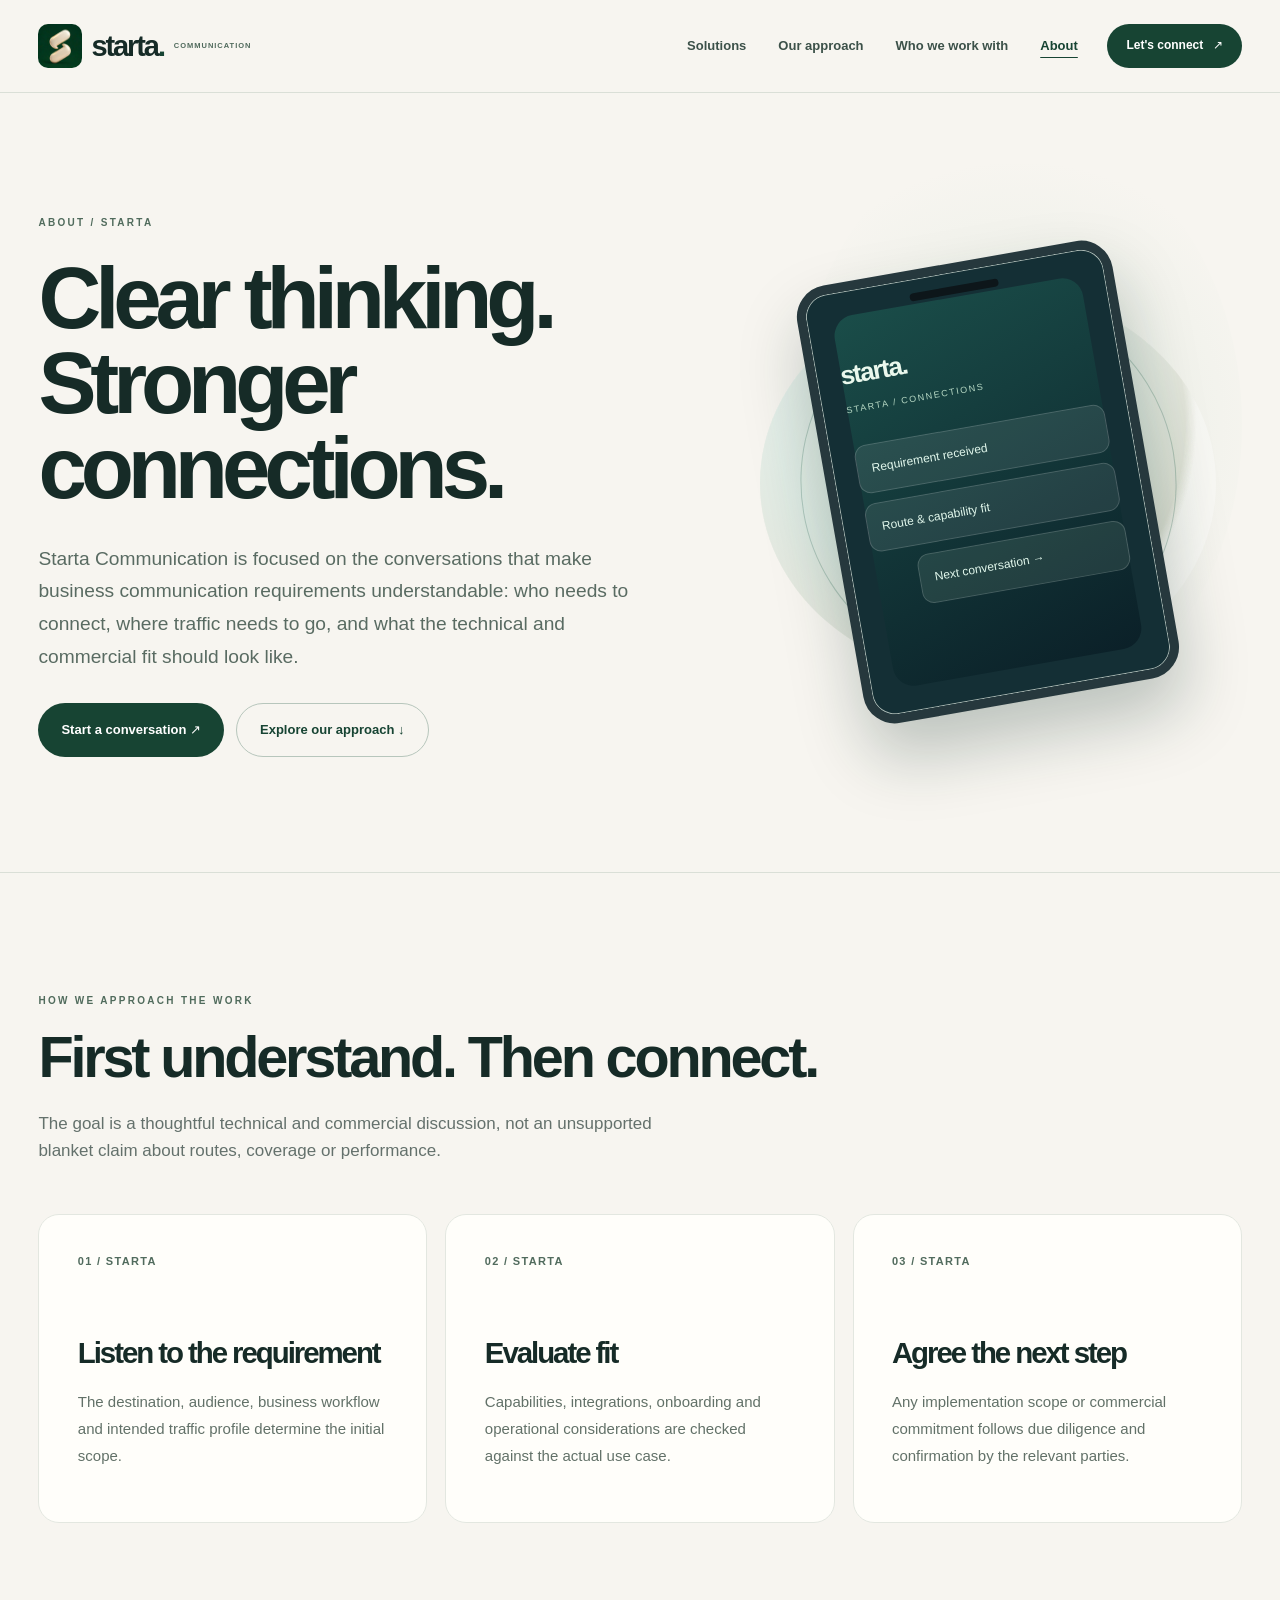
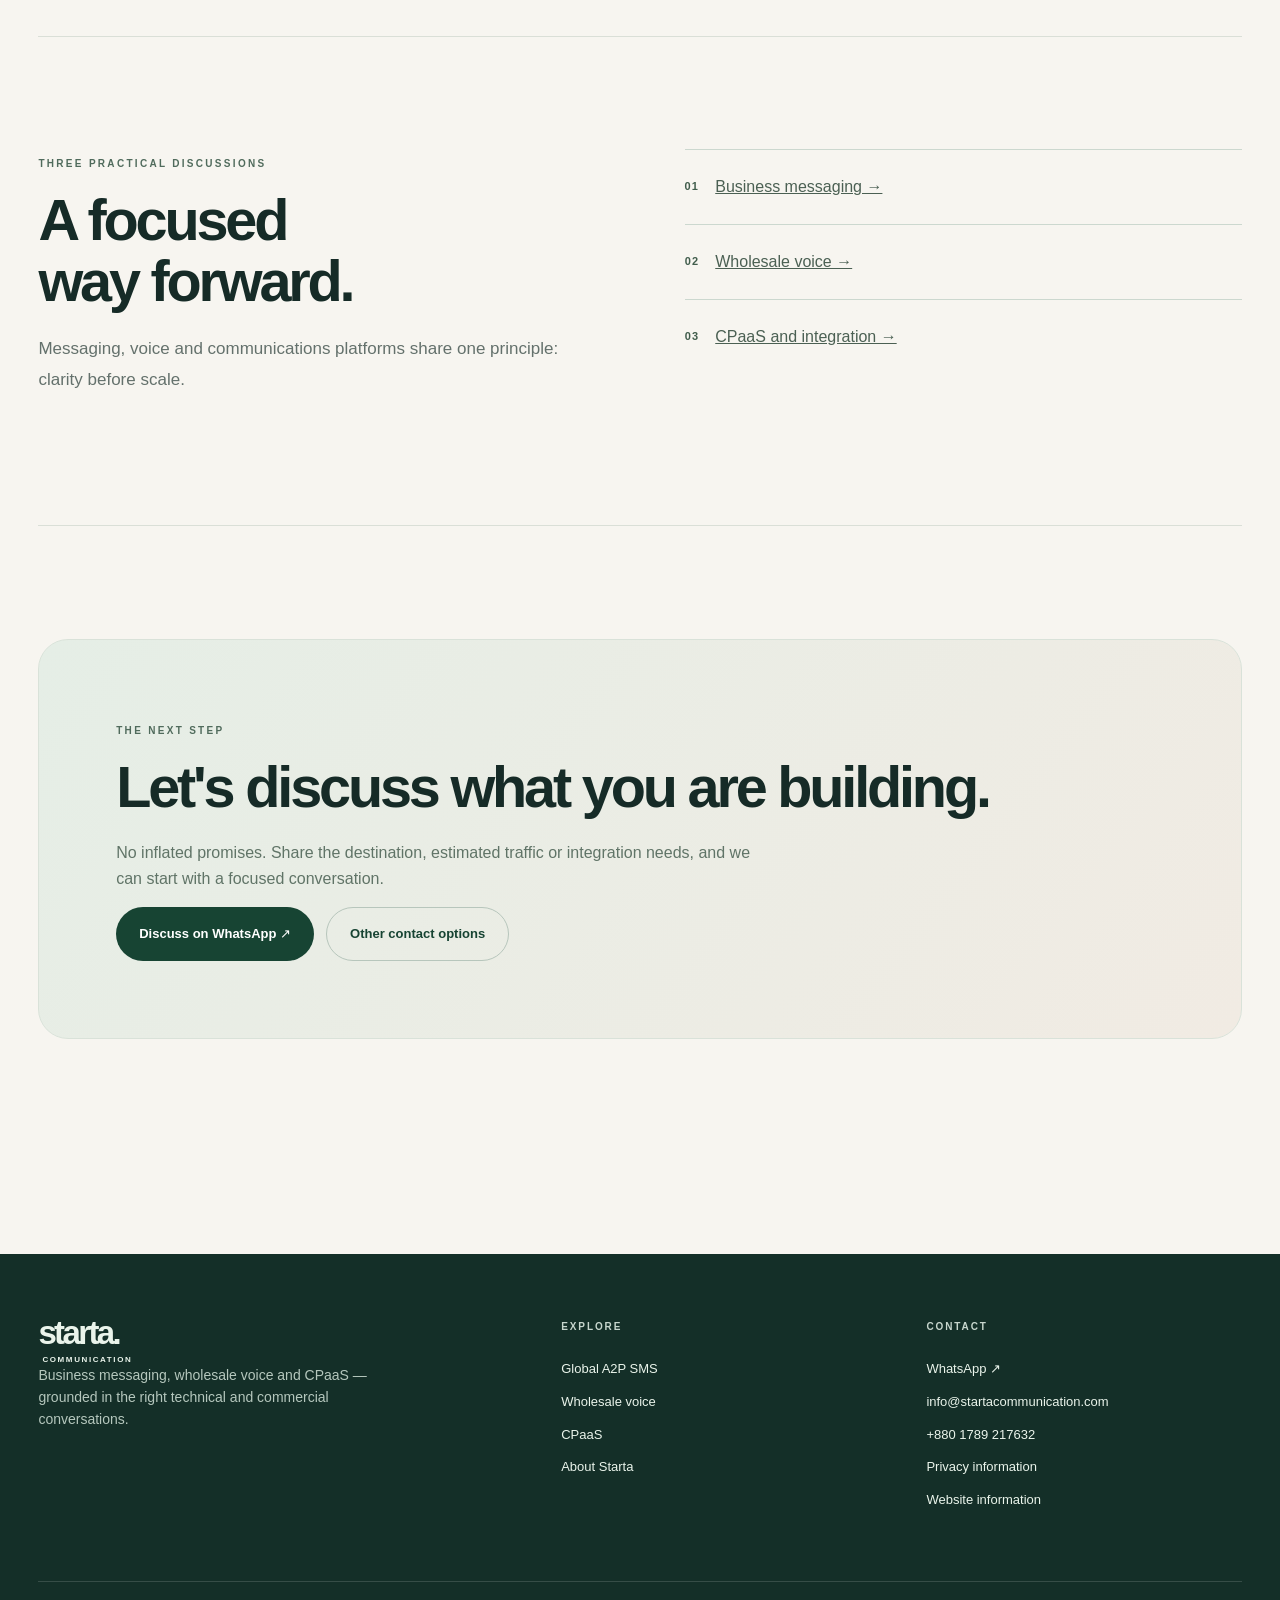
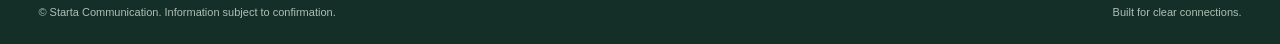
<file: about.html>
<!doctype html><html lang="en"><head><meta charset="utf-8"><meta name="viewport" content="width=device-width,initial-scale=1"><meta name="color-scheme" content="light"><meta name="theme-color" content="#f7f5f0"><meta name="robots" content="noindex,nofollow,noarchive"><meta name="description" content="Learn the requirements-first approach behind Starta Communication's messaging, voice and CPaaS conversations."><title>About — Starta Communication</title><link rel="stylesheet" href="assets/starta-public.css"><link rel="icon" href="favicon.svg" type="image/svg+xml"><link rel="stylesheet" href="assets/starta-cinema.css"><script src="assets/starta-motion.js" defer></script><script src="assets/starta-cinema-pages.js" defer></script></head><body><a class="skip-link" href="#main">Skip to content</a><header class="site-nav-wrap"><div class="shell site-nav">
<a class="starta-brand-link" href="index.html" aria-label="Starta Communication home"><img src="assets/starta-official-mark.svg" alt="" width="44" height="44" decoding="async"><span class="starta-brand-name">starta<span class="starta-brand-dot">.</span></span><small class="starta-brand-descriptor">COMMUNICATION</small></a>
<nav class="nav-items" aria-label="Main navigation"><a href="index.html#solutions">Solutions</a><a href="index.html#approach">Our approach</a><a href="index.html#audiences">Who we work with</a><a href="about.html" aria-current="page">About</a></nav>
<a class="nav-cta" href="https://wa.me/8801789217632?text=Hello%20Starta%20Communication%2C%20I%20would%20like%20to%20discuss%20a%20business%20communication%20requirement." target="_blank" rel="noopener noreferrer">Let's connect <span aria-hidden="true">↗</span></a>
<details class="mobile-nav"><summary aria-label="Open site navigation">Menu</summary>
<nav class="mobile-list" aria-label="Mobile navigation"><a href="index.html">Home</a><a href="index.html#solutions">Solutions</a><a href="messaging.html">Global A2P SMS</a><a href="voice.html">Wholesale voice</a><a href="cpaas.html">CPaaS</a><a href="index.html#approach">Our approach</a><a href="index.html#audiences">Who we work with</a><a href="about.html">About</a><a href="contact.html">Contact</a></nav>
</details></div></header><main id="main"><section class="shell hero-grid"><div><span class="eyebrow">ABOUT / STARTA</span><h1>Clear thinking. Stronger connections.</h1><p class="hero-lead">Starta Communication is focused on the conversations that make business communication requirements understandable: who needs to connect, where traffic needs to go, and what the technical and commercial fit should look like.</p><div class="hero-actions"><a class="btn-main" href="https://wa.me/8801789217632?text=Hello%20Starta%20Communication%2C%20I%20would%20like%20to%20discuss%20how%20Starta%20can%20support%20our%20communication%20requirements." target="_blank" rel="noopener noreferrer">Start a conversation ↗</a><a class="btn-outline" href="#approach">Explore our approach ↓</a></div></div><div class="orbit" aria-hidden="true"><div class="orbit-art"><div class="orbit-content"><strong>starta.</strong><small>STARTA / CONNECTIONS</small><div class="signal">Requirement received</div><div class="signal">Route &amp; capability fit</div><div class="signal">Next conversation →</div></div></div></div></section><section id="approach" class="content-section"><div class="shell"><div class="section-intro"><span class="eyebrow">HOW WE APPROACH THE WORK</span><h2>First understand. Then connect.</h2><p>The goal is a thoughtful technical and commercial discussion, not an unsupported blanket claim about routes, coverage or performance.</p></div><div class="card-grid"><article class="feature-card"><span class="card-no">01 / STARTA</span><h3>Listen to the requirement</h3><p>The destination, audience, business workflow and intended traffic profile determine the initial scope.</p></article><article class="feature-card"><span class="card-no">02 / STARTA</span><h3>Evaluate fit</h3><p>Capabilities, integrations, onboarding and operational considerations are checked against the actual use case.</p></article><article class="feature-card"><span class="card-no">03 / STARTA</span><h3>Agree the next step</h3><p>Any implementation scope or commercial commitment follows due diligence and confirmation by the relevant parties.</p></article></div></div></section><section class="shell content-section"><div class="split"><div><span class="eyebrow">THREE PRACTICAL DISCUSSIONS</span><h2>A focused way forward.</h2><p>Messaging, voice and communications platforms share one principle: clarity before scale.</p></div><ul class="detail-list"><li><span>01</span><a href="messaging.html">Business messaging →</a></li><li><span>02</span><a href="voice.html">Wholesale voice →</a></li><li><span>03</span><a href="cpaas.html">CPaaS and integration →</a></li></ul></div></section><section class="shell content-section"><div class="highlight"><span class="eyebrow">THE NEXT STEP</span><h2>Let's discuss what you are building.</h2><p>No inflated promises. Share the destination, estimated traffic or integration needs, and we can start with a focused conversation.</p><div class="cta-actions"><a class="btn-main" href="https://wa.me/8801789217632?text=Hello%20Starta%20Communication%2C%20I%20would%20like%20to%20discuss%20Starta%20Communication%20and%20partnership%20opportunities." target="_blank" rel="noopener noreferrer">Discuss on WhatsApp ↗</a><a class="btn-outline" href="contact.html">Other contact options</a></div></div></section></main><footer class="site-footer"><div class="shell"><div class="footer-top"><div><a class="wordmark" href="index.html">starta.<span>COMMUNICATION</span></a><p>Business messaging, wholesale voice and CPaaS — grounded in the right technical and commercial conversations.</p></div><nav class="footer-links" aria-label="Explore"><strong>EXPLORE</strong><a href="messaging.html">Global A2P SMS</a><a href="voice.html">Wholesale voice</a><a href="cpaas.html">CPaaS</a><a href="about.html">About Starta</a></nav><nav class="footer-links" aria-label="Contact and policies"><strong>CONTACT</strong><a href="https://wa.me/8801789217632?text=Hello%20Starta%20Communication%2C%20I%20would%20like%20to%20discuss%20a%20business%20communication%20requirement." target="_blank" rel="noopener noreferrer">WhatsApp ↗</a><a href="mailto:info@startacommunication.com">info@startacommunication.com</a><a href="tel:+8801789217632">+880 1789 217632</a><a href="privacy.html">Privacy information</a><a href="terms.html">Website information</a></nav></div><div class="footer-bottom"><span>© Starta Communication. Information subject to confirmation.</span><span>Built for clear connections.</span></div></div></footer></body></html>
</file>
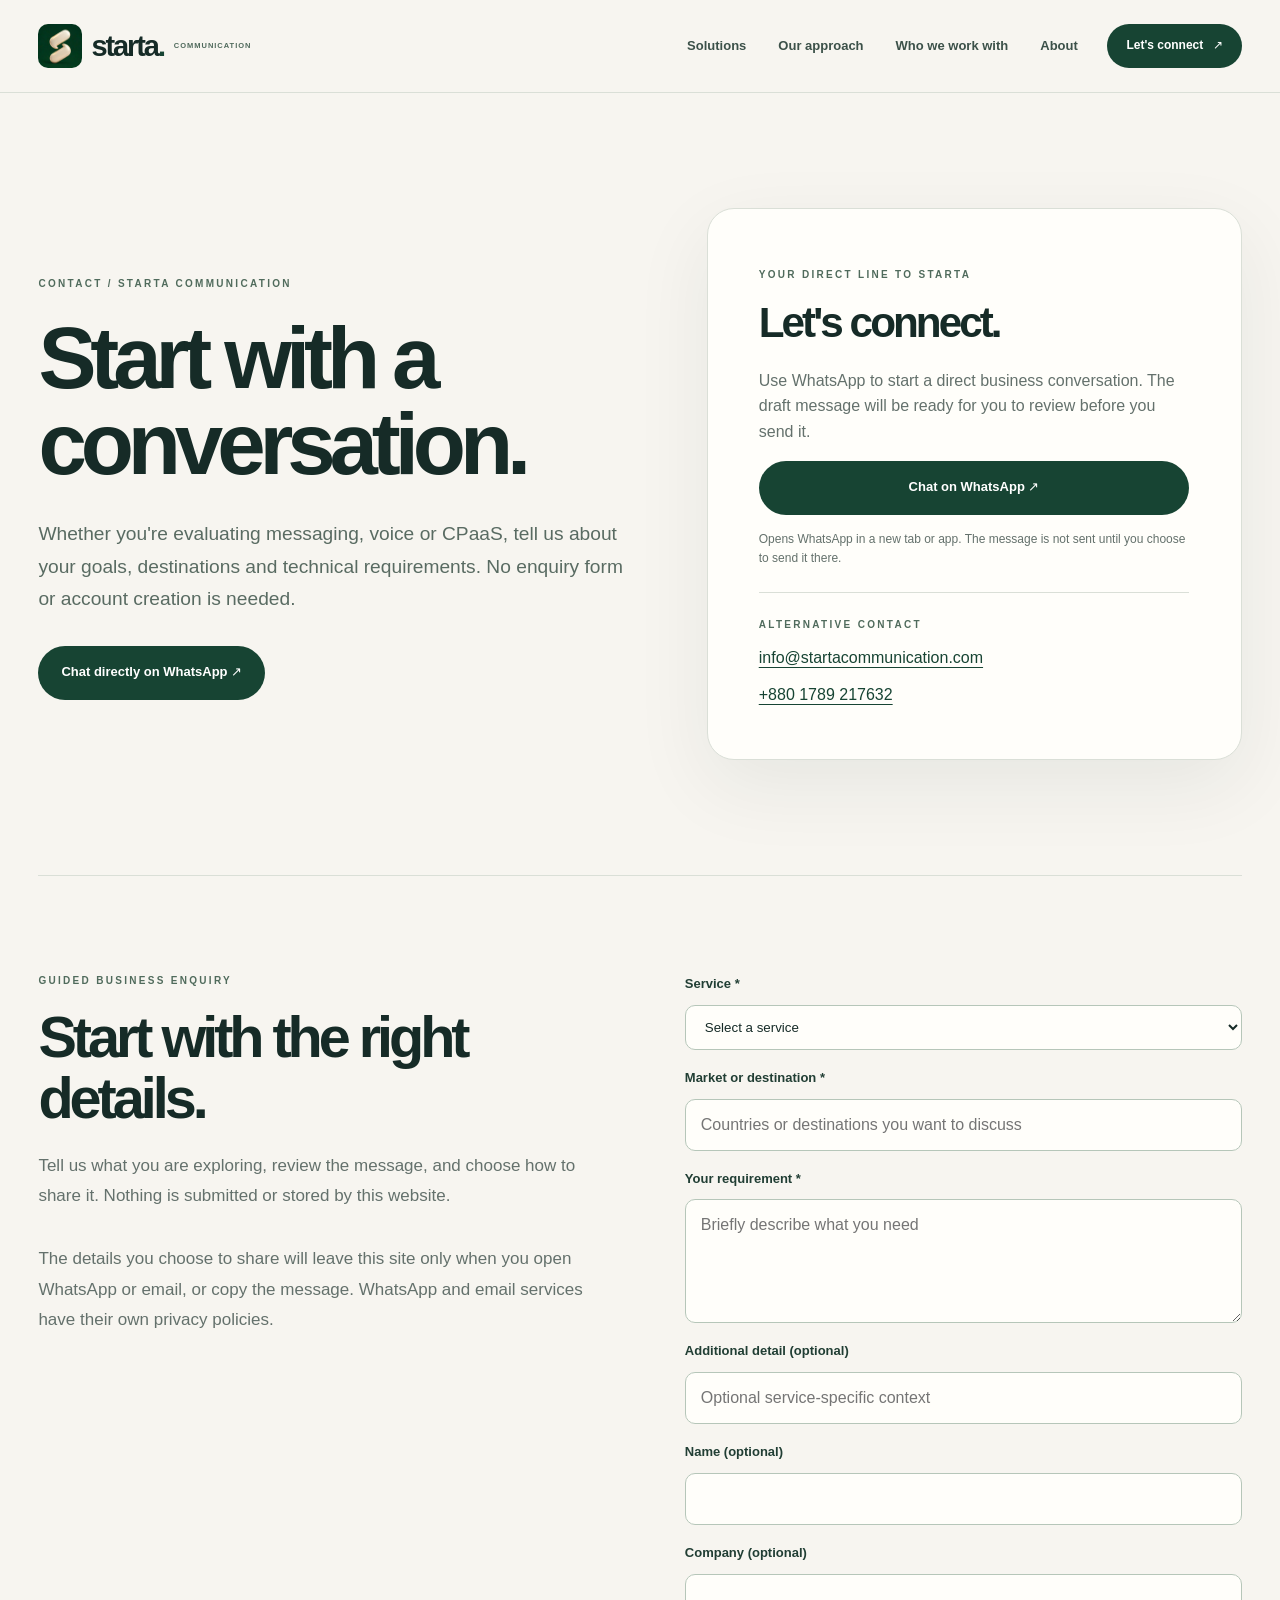
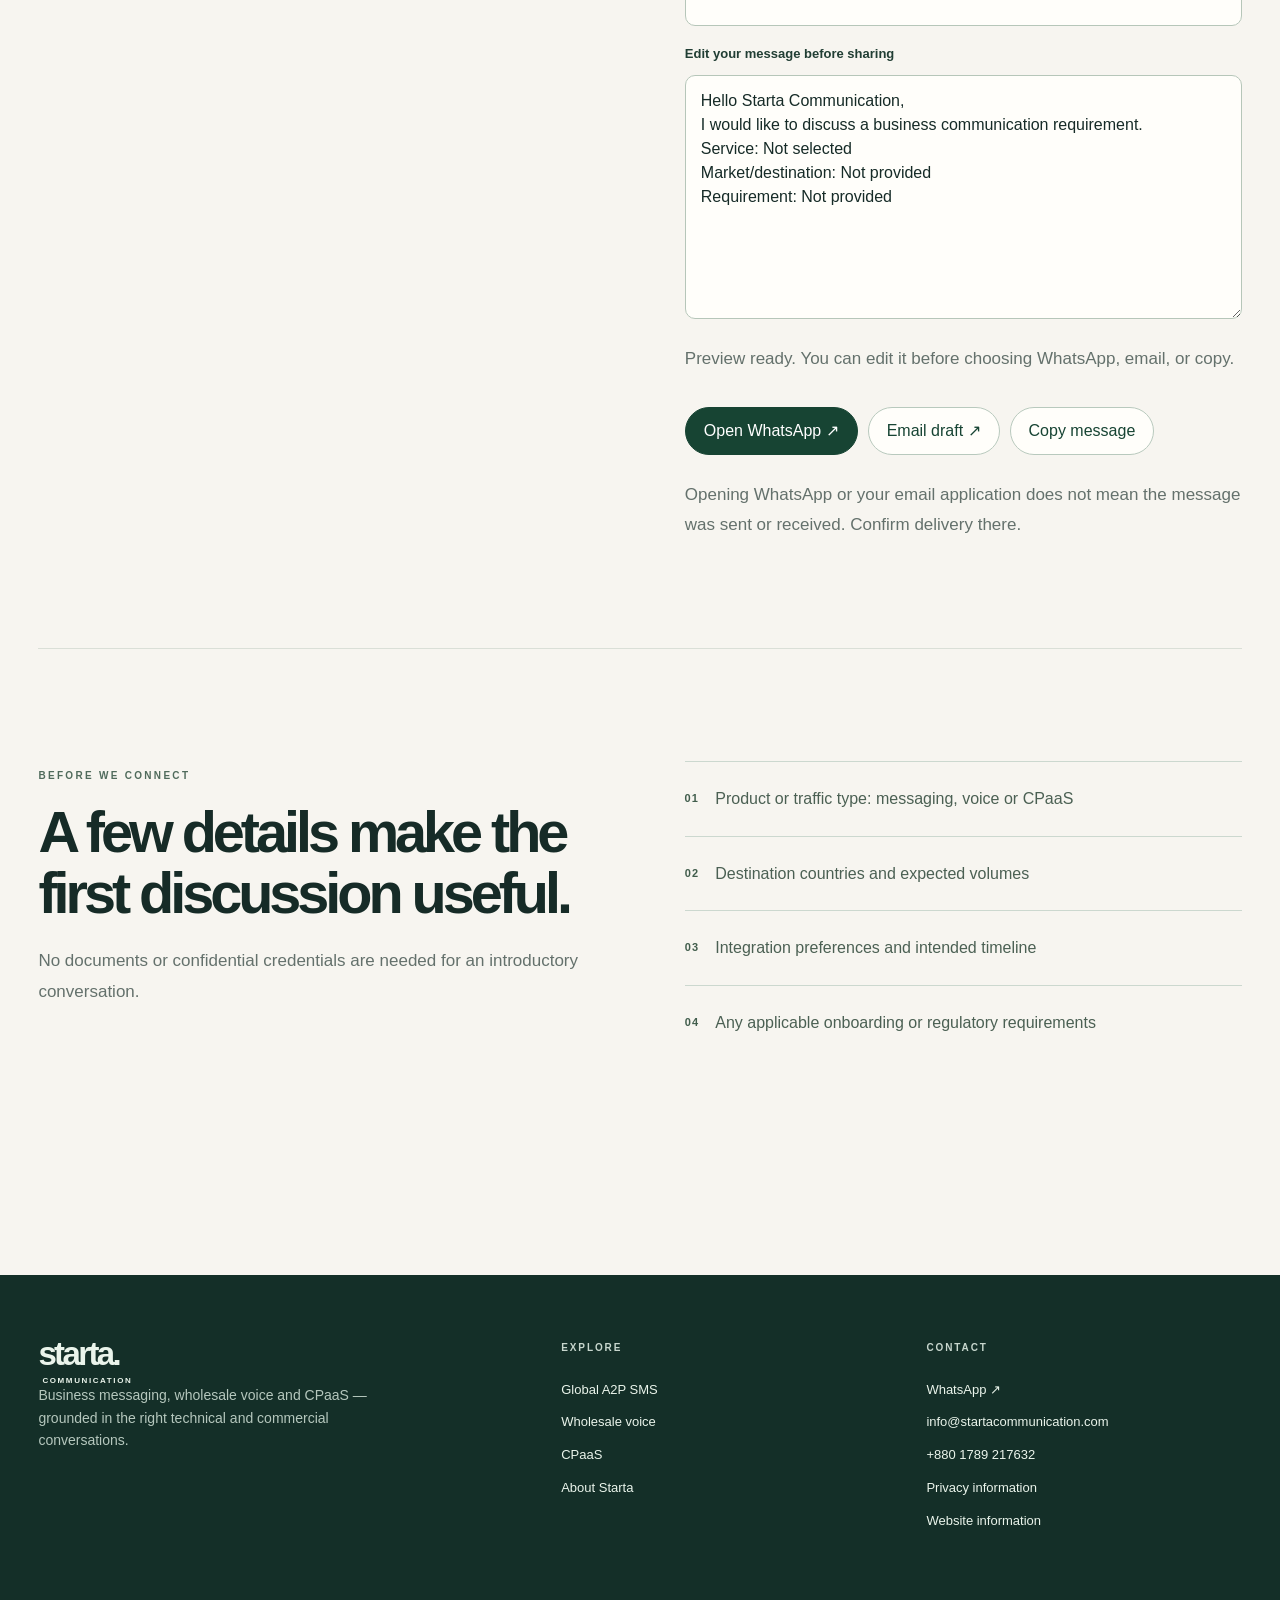
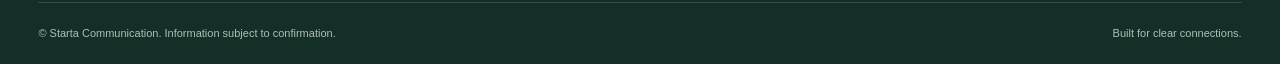
<file: contact.html>
<!doctype html><html lang="en"><head><meta charset="utf-8"><meta name="viewport" content="width=device-width,initial-scale=1"><meta name="color-scheme" content="light"><meta name="theme-color" content="#f7f5f0"><meta name="robots" content="noindex,nofollow,noarchive"><meta name="description" content="Contact Starta Communication directly on WhatsApp, or via email and telephone."><title>Contact — Starta Communication</title><link rel="stylesheet" href="assets/starta-public.css"><link rel="icon" href="favicon.svg" type="image/svg+xml"><script src="assets/starta-motion.js" defer></script><script src="assets/starta-guided-enquiry.js" defer></script></head><body><a class="skip-link" href="#main">Skip to content</a><header class="site-nav-wrap"><div class="shell site-nav">
<a class="starta-brand-link" href="index.html" aria-label="Starta Communication home"><img src="assets/starta-official-mark.svg" alt="" width="44" height="44" decoding="async"><span class="starta-brand-name">starta<span class="starta-brand-dot">.</span></span><small class="starta-brand-descriptor">COMMUNICATION</small></a>
<nav class="nav-items" aria-label="Main navigation"><a href="index.html#solutions">Solutions</a><a href="index.html#approach">Our approach</a><a href="index.html#audiences">Who we work with</a><a href="about.html">About</a></nav>
<a class="nav-cta" href="https://wa.me/8801789217632?text=Hello%20Starta%20Communication%2C%20I%20would%20like%20to%20discuss%20a%20business%20communication%20requirement." target="_blank" rel="noopener noreferrer">Let's connect <span aria-hidden="true">↗</span></a>
<details class="mobile-nav"><summary aria-label="Open site navigation">Menu</summary>
<nav class="mobile-list" aria-label="Mobile navigation"><a href="index.html">Home</a><a href="index.html#solutions">Solutions</a><a href="messaging.html">Global A2P SMS</a><a href="voice.html">Wholesale voice</a><a href="cpaas.html">CPaaS</a><a href="index.html#approach">Our approach</a><a href="index.html#audiences">Who we work with</a><a href="about.html">About</a><a href="contact.html">Contact</a></nav>
</details></div></header><main id="main"><section class="shell hero-grid contact-split"><div><span class="eyebrow">CONTACT / STARTA COMMUNICATION</span><h1>Start with a conversation.</h1><p class="hero-lead">Whether you're evaluating messaging, voice or CPaaS, tell us about your goals, destinations and technical requirements. No enquiry form or account creation is needed.</p><div class="hero-actions"><a class="btn-main" href="https://wa.me/8801789217632?text=Hello%20Starta%20Communication%2C%20I%20would%20like%20to%20discuss%20a%20business%20communication%20requirement." target="_blank" rel="noopener noreferrer">Chat directly on WhatsApp ↗</a></div></div><section class="panel contact-panel" aria-label="Contact Starta"><span class="eyebrow">YOUR DIRECT LINE TO STARTA</span><h2>Let's connect.</h2><p>Use WhatsApp to start a direct business conversation. The draft message will be ready for you to review before you send it.</p><a class="btn-main" href="https://wa.me/8801789217632?text=Hello%20Starta%20Communication%2C%20I%20would%20like%20to%20discuss%20a%20business%20communication%20requirement." target="_blank" rel="noopener noreferrer">Chat on WhatsApp ↗</a><p class="contact-notice">Opens WhatsApp in a new tab or app. The message is not sent until you choose to send it there.</p><div class="contact-alternatives"><span class="eyebrow">ALTERNATIVE CONTACT</span><a href="mailto:info@startacommunication.com">info@startacommunication.com</a><a href="tel:+8801789217632">+880 1789 217632</a></div></section></section><section class="shell content-section starta-enquiry-section" aria-labelledby="starta-enquiry-title" data-starta-enquiry hidden>
<div class="split"><div><span class="eyebrow">GUIDED BUSINESS ENQUIRY</span><h2 id="starta-enquiry-title">Start with the right details.</h2><p>Tell us what you are exploring, review the message, and choose how to share it. Nothing is submitted or stored by this website.</p><p class="contact-notice">The details you choose to share will leave this site only when you open WhatsApp or email, or copy the message. WhatsApp and email services have their own privacy policies.</p></div>
<div class="starta-enquiry-fields">
<label for="starta-enquiry-service">Service <span aria-hidden="true">*</span></label><select id="starta-enquiry-service" data-enquiry-service required><option value="">Select a service</option><option value="messaging">Messaging</option><option value="voice">Voice</option><option value="cpaas">CPaaS</option></select>
<label for="starta-enquiry-market">Market or destination <span aria-hidden="true">*</span></label><input id="starta-enquiry-market" data-enquiry-market required autocomplete="off" placeholder="Countries or destinations you want to discuss">
<label for="starta-enquiry-requirement">Your requirement <span aria-hidden="true">*</span></label><textarea id="starta-enquiry-requirement" data-enquiry-requirement required rows="4" placeholder="Briefly describe what you need"></textarea>
<label for="starta-enquiry-detail" data-enquiry-detail-label>Additional detail (optional)</label><input id="starta-enquiry-detail" data-enquiry-detail autocomplete="off" placeholder="Optional service-specific context">
<label for="starta-enquiry-name">Name (optional)</label><input id="starta-enquiry-name" data-enquiry-name autocomplete="name">
<label for="starta-enquiry-company">Company (optional)</label><input id="starta-enquiry-company" data-enquiry-company autocomplete="organization">
<label for="starta-enquiry-preview">Edit your message before sharing</label><textarea id="starta-enquiry-preview" data-enquiry-preview rows="9" aria-describedby="starta-enquiry-status"></textarea>
<p id="starta-enquiry-status" class="contact-notice" data-enquiry-notice aria-live="polite"></p>
<div class="starta-enquiry-actions"><button type="button" class="btn-main" data-enquiry-whatsapp>Open WhatsApp ↗</button><button type="button" data-enquiry-email>Email draft ↗</button><button type="button" data-enquiry-copy>Copy message</button></div>
<p class="contact-notice">Opening WhatsApp or your email application does not mean the message was sent or received. Confirm delivery there.</p>
</div></div></section><section class="shell content-section"><div class="split"><div><span class="eyebrow">BEFORE WE CONNECT</span><h2>A few details make the first discussion useful.</h2><p>No documents or confidential credentials are needed for an introductory conversation.</p></div><ul class="detail-list"><li><span>01</span> Product or traffic type: messaging, voice or CPaaS</li><li><span>02</span> Destination countries and expected volumes</li><li><span>03</span> Integration preferences and intended timeline</li><li><span>04</span> Any applicable onboarding or regulatory requirements</li></ul></div></section></main><footer class="site-footer"><div class="shell"><div class="footer-top"><div><a class="wordmark" href="index.html">starta.<span>COMMUNICATION</span></a><p>Business messaging, wholesale voice and CPaaS — grounded in the right technical and commercial conversations.</p></div><nav class="footer-links" aria-label="Explore"><strong>EXPLORE</strong><a href="messaging.html">Global A2P SMS</a><a href="voice.html">Wholesale voice</a><a href="cpaas.html">CPaaS</a><a href="about.html">About Starta</a></nav><nav class="footer-links" aria-label="Contact and policies"><strong>CONTACT</strong><a href="https://wa.me/8801789217632?text=Hello%20Starta%20Communication%2C%20I%20would%20like%20to%20discuss%20a%20business%20communication%20requirement." target="_blank" rel="noopener noreferrer">WhatsApp ↗</a><a href="mailto:info@startacommunication.com">info@startacommunication.com</a><a href="tel:+8801789217632">+880 1789 217632</a><a href="privacy.html">Privacy information</a><a href="terms.html">Website information</a></nav></div><div class="footer-bottom"><span>© Starta Communication. Information subject to confirmation.</span><span>Built for clear connections.</span></div></div></footer></body></html>
</file>
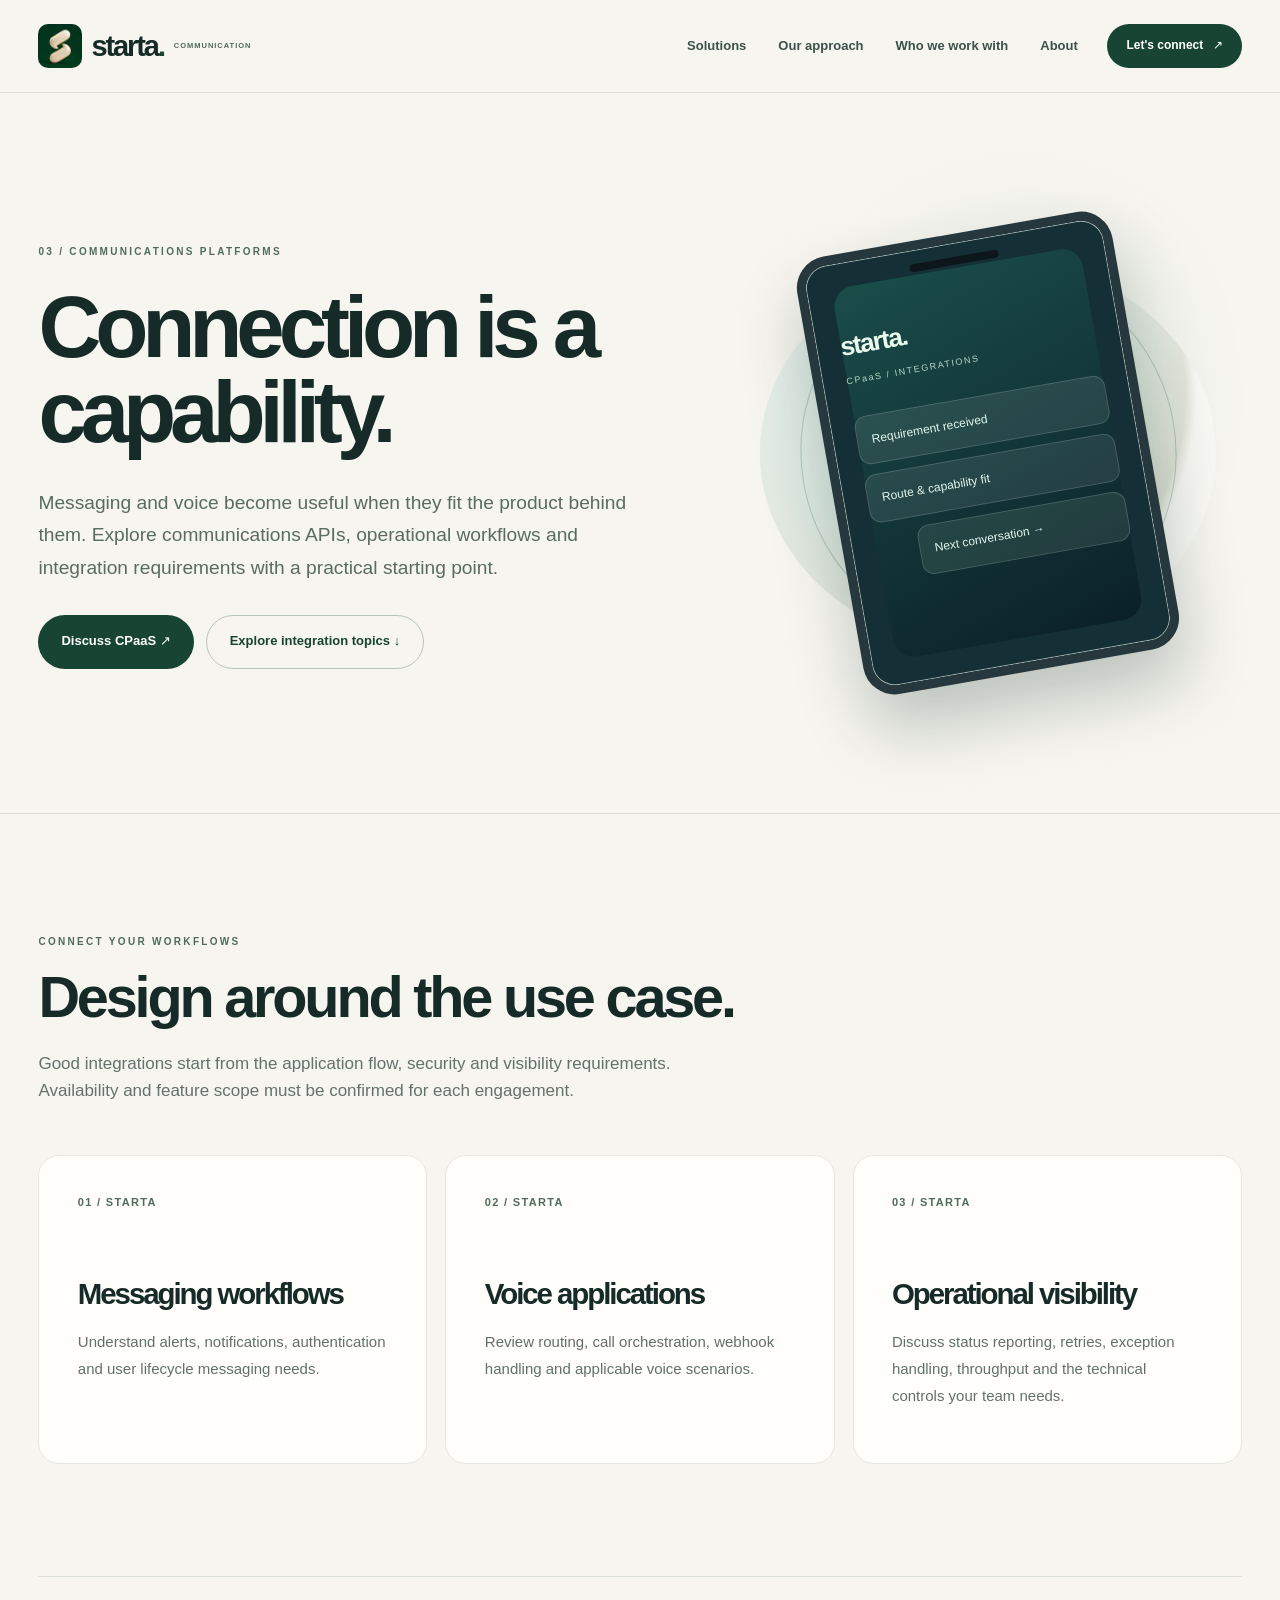
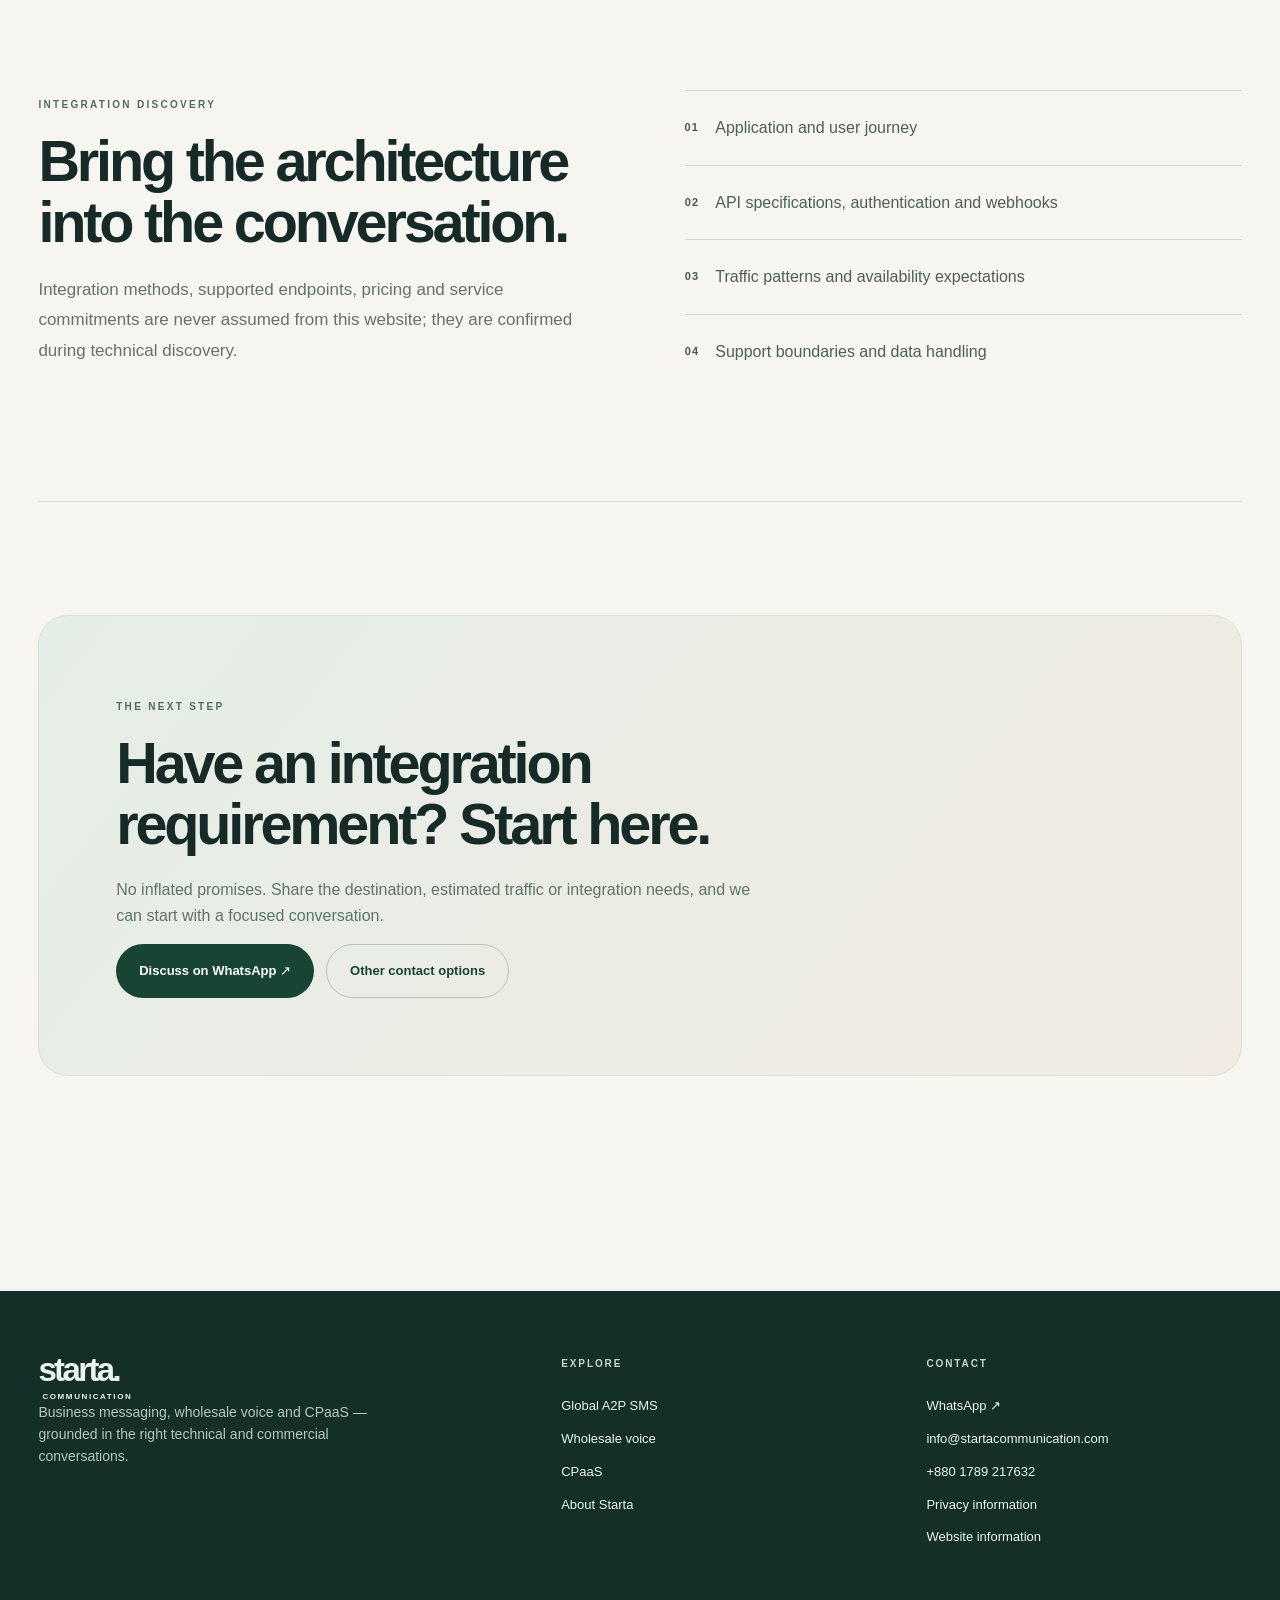
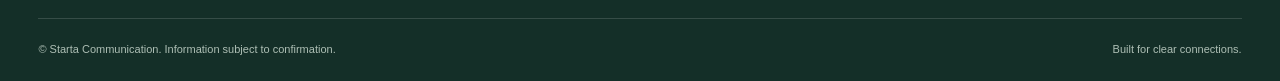
<file: cpaas.html>
<!doctype html><html lang="en"><head><meta charset="utf-8"><meta name="viewport" content="width=device-width,initial-scale=1"><meta name="color-scheme" content="light"><meta name="theme-color" content="#f7f5f0"><meta name="robots" content="noindex,nofollow,noarchive"><meta name="description" content="Explore communications API integration requirements across messaging and voice with Starta Communication."><title>CPaaS Solutions — Starta Communication</title><link rel="stylesheet" href="assets/starta-public.css"><link rel="icon" href="favicon.svg" type="image/svg+xml"><link rel="stylesheet" href="assets/starta-cinema.css"><script src="assets/starta-motion.js" defer></script><script src="assets/starta-cinema-pages.js" defer></script></head><body><a class="skip-link" href="#main">Skip to content</a><header class="site-nav-wrap"><div class="shell site-nav">
<a class="starta-brand-link" href="index.html" aria-label="Starta Communication home"><img src="assets/starta-official-mark.svg" alt="" width="44" height="44" decoding="async"><span class="starta-brand-name">starta<span class="starta-brand-dot">.</span></span><small class="starta-brand-descriptor">COMMUNICATION</small></a>
<nav class="nav-items" aria-label="Main navigation"><a href="index.html#solutions">Solutions</a><a href="index.html#approach">Our approach</a><a href="index.html#audiences">Who we work with</a><a href="about.html">About</a></nav>
<a class="nav-cta" href="https://wa.me/8801789217632?text=Hello%20Starta%20Communication%2C%20I%20would%20like%20to%20discuss%20a%20business%20communication%20requirement." target="_blank" rel="noopener noreferrer">Let's connect <span aria-hidden="true">↗</span></a>
<details class="mobile-nav"><summary aria-label="Open site navigation">Menu</summary>
<nav class="mobile-list" aria-label="Mobile navigation"><a href="index.html">Home</a><a href="index.html#solutions">Solutions</a><a href="messaging.html">Global A2P SMS</a><a href="voice.html">Wholesale voice</a><a href="cpaas.html">CPaaS</a><a href="index.html#approach">Our approach</a><a href="index.html#audiences">Who we work with</a><a href="about.html">About</a><a href="contact.html">Contact</a></nav>
</details></div></header><main id="main"><section class="shell hero-grid"><div><span class="eyebrow">03 / COMMUNICATIONS PLATFORMS</span><h1>Connection is a capability.</h1><p class="hero-lead">Messaging and voice become useful when they fit the product behind them. Explore communications APIs, operational workflows and integration requirements with a practical starting point.</p><div class="hero-actions"><a class="btn-main" href="https://wa.me/8801789217632?text=Hello%20Starta%20Communication%2C%20I%20would%20like%20to%20discuss%20CPaaS%20communications%20platform%20integration." target="_blank" rel="noopener noreferrer">Discuss CPaaS ↗</a><a class="btn-outline" href="#platform">Explore integration topics ↓</a></div></div><div class="orbit" aria-hidden="true"><div class="orbit-art"><div class="orbit-content"><strong>starta.</strong><small>CPaaS / INTEGRATIONS</small><div class="signal">Requirement received</div><div class="signal">Route &amp; capability fit</div><div class="signal">Next conversation →</div></div></div></div></section><section class="content-section" id="platform"><div class="shell"><div class="section-intro"><span class="eyebrow">CONNECT YOUR WORKFLOWS</span><h2>Design around the use case.</h2><p>Good integrations start from the application flow, security and visibility requirements. Availability and feature scope must be confirmed for each engagement.</p></div><div class="card-grid"><article class="feature-card"><span class="card-no">01 / STARTA</span><h3>Messaging workflows</h3><p>Understand alerts, notifications, authentication and user lifecycle messaging needs.</p></article><article class="feature-card"><span class="card-no">02 / STARTA</span><h3>Voice applications</h3><p>Review routing, call orchestration, webhook handling and applicable voice scenarios.</p></article><article class="feature-card"><span class="card-no">03 / STARTA</span><h3>Operational visibility</h3><p>Discuss status reporting, retries, exception handling, throughput and the technical controls your team needs.</p></article></div></div></section><section class="shell content-section"><div class="split"><div><span class="eyebrow">INTEGRATION DISCOVERY</span><h2>Bring the architecture into the conversation.</h2><p>Integration methods, supported endpoints, pricing and service commitments are never assumed from this website; they are confirmed during technical discovery.</p></div><ul class="detail-list"><li><span>01</span> Application and user journey</li><li><span>02</span> API specifications, authentication and webhooks</li><li><span>03</span> Traffic patterns and availability expectations</li><li><span>04</span> Support boundaries and data handling</li></ul></div></section><section class="shell content-section"><div class="highlight"><span class="eyebrow">THE NEXT STEP</span><h2>Have an integration requirement? Start here.</h2><p>No inflated promises. Share the destination, estimated traffic or integration needs, and we can start with a focused conversation.</p><div class="cta-actions"><a class="btn-main" href="https://wa.me/8801789217632?text=Hello%20Starta%20Communication%2C%20I%20would%20like%20to%20discuss%20CPaaS%20APIs%20and%20integration%20architecture." target="_blank" rel="noopener noreferrer">Discuss on WhatsApp ↗</a><a class="btn-outline" href="contact.html">Other contact options</a></div></div></section></main><footer class="site-footer"><div class="shell"><div class="footer-top"><div><a class="wordmark" href="index.html">starta.<span>COMMUNICATION</span></a><p>Business messaging, wholesale voice and CPaaS — grounded in the right technical and commercial conversations.</p></div><nav class="footer-links" aria-label="Explore"><strong>EXPLORE</strong><a href="messaging.html">Global A2P SMS</a><a href="voice.html">Wholesale voice</a><a href="cpaas.html">CPaaS</a><a href="about.html">About Starta</a></nav><nav class="footer-links" aria-label="Contact and policies"><strong>CONTACT</strong><a href="https://wa.me/8801789217632?text=Hello%20Starta%20Communication%2C%20I%20would%20like%20to%20discuss%20a%20business%20communication%20requirement." target="_blank" rel="noopener noreferrer">WhatsApp ↗</a><a href="mailto:info@startacommunication.com">info@startacommunication.com</a><a href="tel:+8801789217632">+880 1789 217632</a><a href="privacy.html">Privacy information</a><a href="terms.html">Website information</a></nav></div><div class="footer-bottom"><span>© Starta Communication. Information subject to confirmation.</span><span>Built for clear connections.</span></div></div></footer></body></html>
</file>
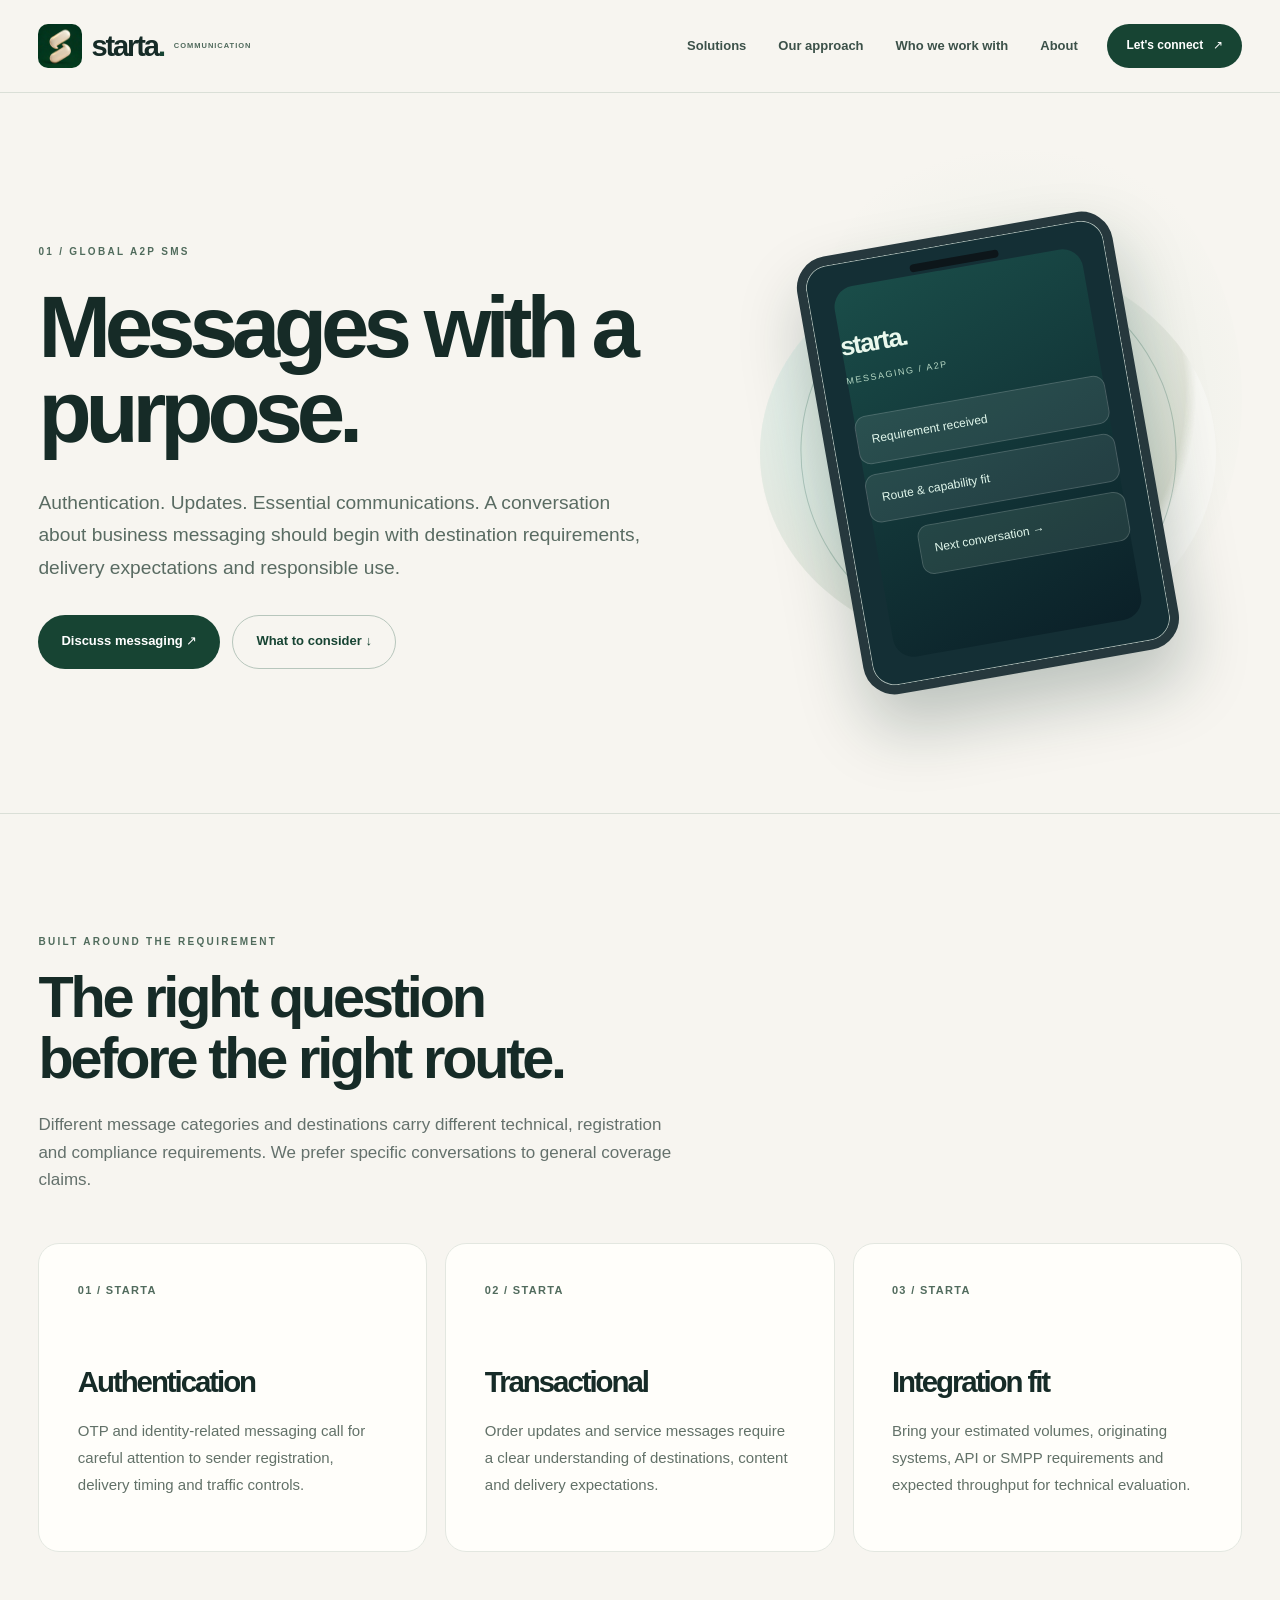
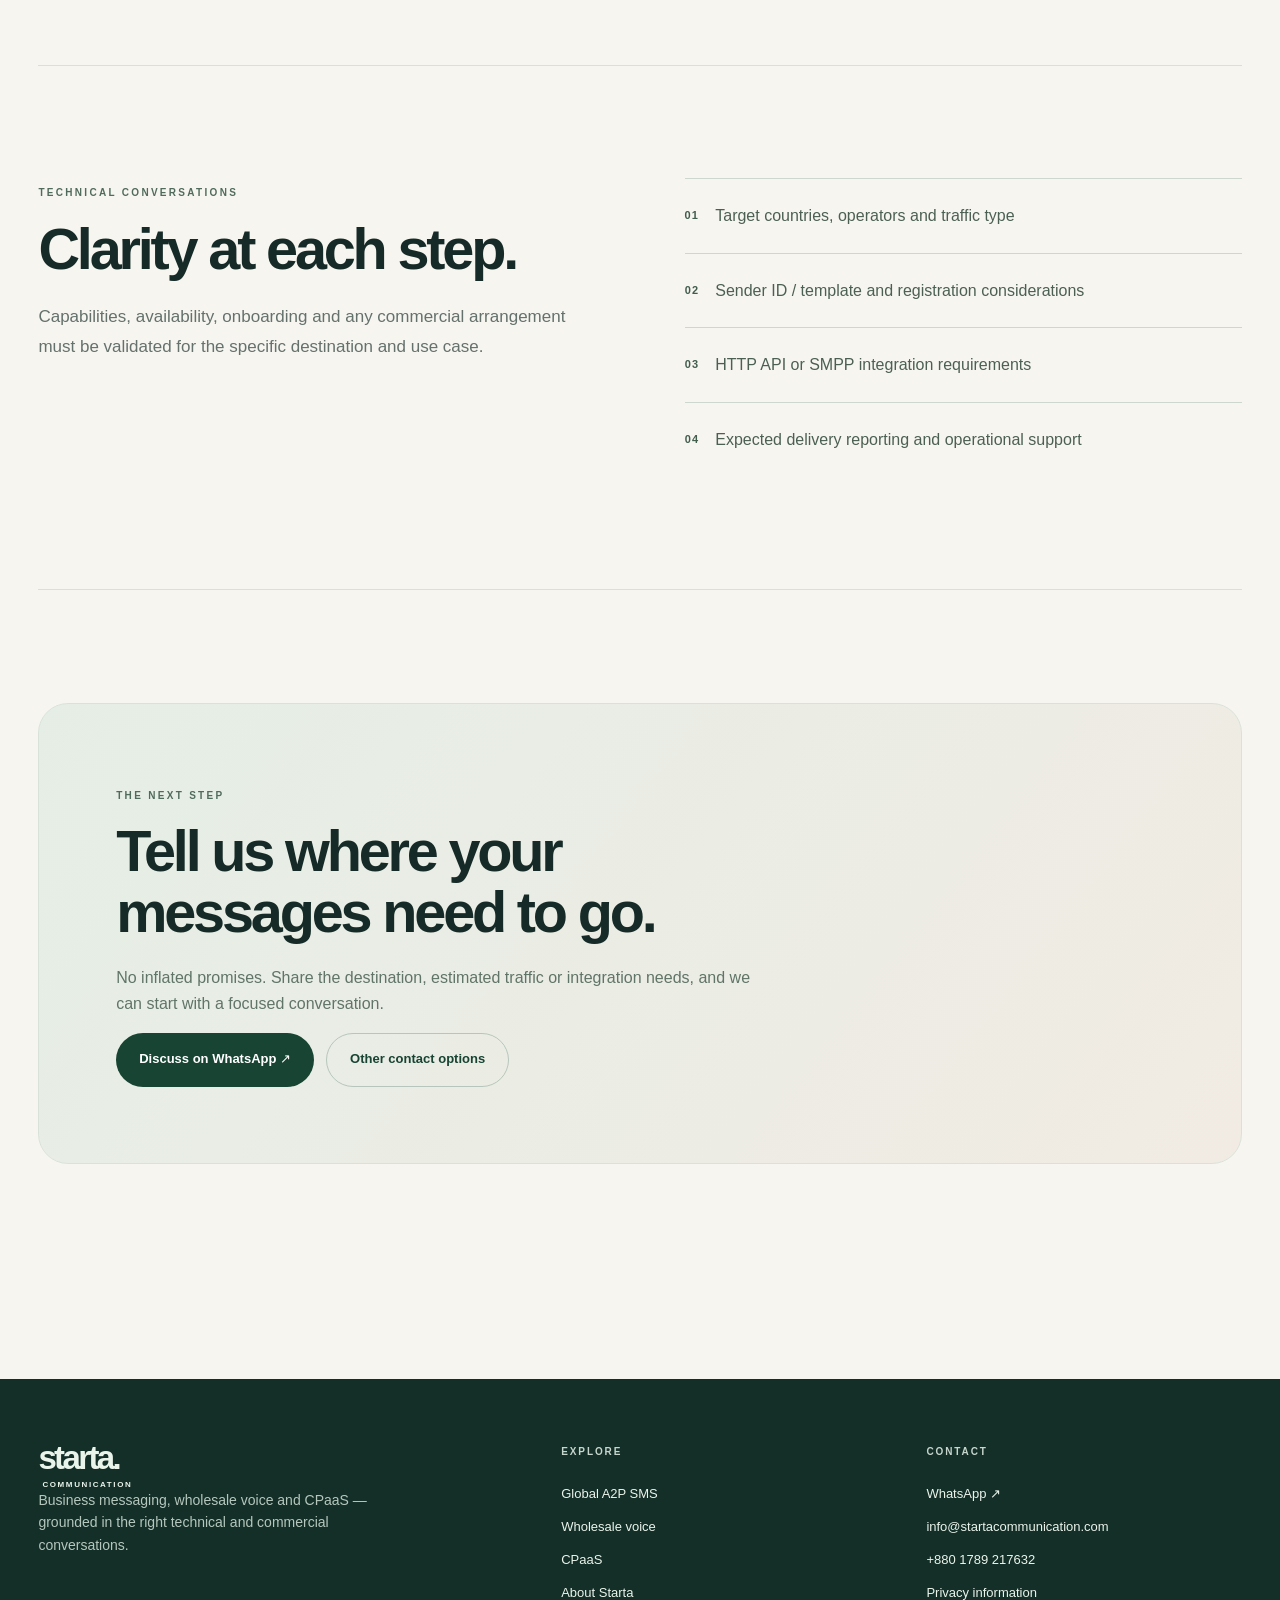
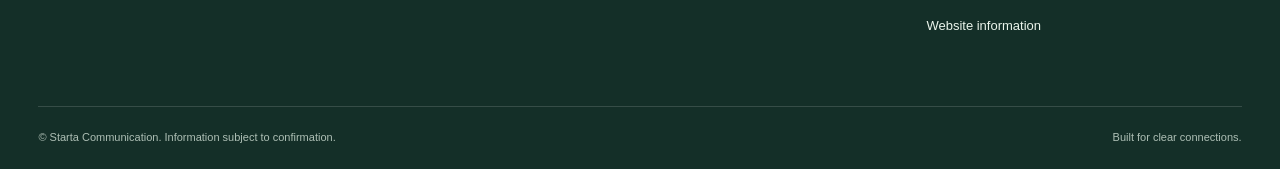
<file: messaging.html>
<!doctype html><html lang="en"><head><meta charset="utf-8"><meta name="viewport" content="width=device-width,initial-scale=1"><meta name="color-scheme" content="light"><meta name="theme-color" content="#f7f5f0"><meta name="robots" content="noindex,nofollow,noarchive"><meta name="description" content="Explore business messaging for authentication, transactional notifications and service updates with Starta."><title>Global A2P SMS — Starta Communication</title><link rel="stylesheet" href="assets/starta-public.css"><link rel="icon" href="favicon.svg" type="image/svg+xml"><link rel="stylesheet" href="assets/starta-cinema.css"><script src="assets/starta-motion.js" defer></script><script src="assets/starta-cinema-pages.js" defer></script></head><body><a class="skip-link" href="#main">Skip to content</a><header class="site-nav-wrap"><div class="shell site-nav">
<a class="starta-brand-link" href="index.html" aria-label="Starta Communication home"><img src="assets/starta-official-mark.svg" alt="" width="44" height="44" decoding="async"><span class="starta-brand-name">starta<span class="starta-brand-dot">.</span></span><small class="starta-brand-descriptor">COMMUNICATION</small></a>
<nav class="nav-items" aria-label="Main navigation"><a href="index.html#solutions">Solutions</a><a href="index.html#approach">Our approach</a><a href="index.html#audiences">Who we work with</a><a href="about.html">About</a></nav>
<a class="nav-cta" href="https://wa.me/8801789217632?text=Hello%20Starta%20Communication%2C%20I%20would%20like%20to%20discuss%20a%20business%20communication%20requirement." target="_blank" rel="noopener noreferrer">Let's connect <span aria-hidden="true">↗</span></a>
<details class="mobile-nav"><summary aria-label="Open site navigation">Menu</summary>
<nav class="mobile-list" aria-label="Mobile navigation"><a href="index.html">Home</a><a href="index.html#solutions">Solutions</a><a href="messaging.html">Global A2P SMS</a><a href="voice.html">Wholesale voice</a><a href="cpaas.html">CPaaS</a><a href="index.html#approach">Our approach</a><a href="index.html#audiences">Who we work with</a><a href="about.html">About</a><a href="contact.html">Contact</a></nav>
</details></div></header><main id="main"><section class="shell hero-grid"><div><span class="eyebrow">01 / GLOBAL A2P SMS</span><h1>Messages with a purpose.</h1><p class="hero-lead">Authentication. Updates. Essential communications. A conversation about business messaging should begin with destination requirements, delivery expectations and responsible use.</p><div class="hero-actions"><a class="btn-main" href="https://wa.me/8801789217632?text=Hello%20Starta%20Communication%2C%20I%20would%20like%20to%20discuss%20A2P%20SMS%20messaging%20and%20destination%20requirements." target="_blank" rel="noopener noreferrer">Discuss messaging ↗</a><a class="btn-outline" href="#considerations">What to consider ↓</a></div></div><div class="orbit" aria-hidden="true"><div class="orbit-art"><div class="orbit-content"><strong>starta.</strong><small>MESSAGING / A2P</small><div class="signal">Requirement received</div><div class="signal">Route &amp; capability fit</div><div class="signal">Next conversation →</div></div></div></div></section><section class="content-section" id="considerations"><div class="shell"><div class="section-intro"><span class="eyebrow">BUILT AROUND THE REQUIREMENT</span><h2>The right question before the right route.</h2><p>Different message categories and destinations carry different technical, registration and compliance requirements. We prefer specific conversations to general coverage claims.</p></div><div class="card-grid"><article class="feature-card"><span class="card-no">01 / STARTA</span><h3>Authentication</h3><p>OTP and identity-related messaging call for careful attention to sender registration, delivery timing and traffic controls.</p></article><article class="feature-card"><span class="card-no">02 / STARTA</span><h3>Transactional</h3><p>Order updates and service messages require a clear understanding of destinations, content and delivery expectations.</p></article><article class="feature-card"><span class="card-no">03 / STARTA</span><h3>Integration fit</h3><p>Bring your estimated volumes, originating systems, API or SMPP requirements and expected throughput for technical evaluation.</p></article></div></div></section><section class="shell content-section"><div class="split"><div><span class="eyebrow">TECHNICAL CONVERSATIONS</span><h2>Clarity at each step.</h2><p>Capabilities, availability, onboarding and any commercial arrangement must be validated for the specific destination and use case.</p></div><ul class="detail-list"><li><span>01</span> Target countries, operators and traffic type</li><li><span>02</span> Sender ID / template and registration considerations</li><li><span>03</span> HTTP API or SMPP integration requirements</li><li><span>04</span> Expected delivery reporting and operational support</li></ul></div></section><section class="shell content-section"><div class="highlight"><span class="eyebrow">THE NEXT STEP</span><h2>Tell us where your messages need to go.</h2><p>No inflated promises. Share the destination, estimated traffic or integration needs, and we can start with a focused conversation.</p><div class="cta-actions"><a class="btn-main" href="https://wa.me/8801789217632?text=Hello%20Starta%20Communication%2C%20I%20would%20like%20to%20discuss%20business%20messaging%20and%20A2P%20SMS." target="_blank" rel="noopener noreferrer">Discuss on WhatsApp ↗</a><a class="btn-outline" href="contact.html">Other contact options</a></div></div></section></main><footer class="site-footer"><div class="shell"><div class="footer-top"><div><a class="wordmark" href="index.html">starta.<span>COMMUNICATION</span></a><p>Business messaging, wholesale voice and CPaaS — grounded in the right technical and commercial conversations.</p></div><nav class="footer-links" aria-label="Explore"><strong>EXPLORE</strong><a href="messaging.html">Global A2P SMS</a><a href="voice.html">Wholesale voice</a><a href="cpaas.html">CPaaS</a><a href="about.html">About Starta</a></nav><nav class="footer-links" aria-label="Contact and policies"><strong>CONTACT</strong><a href="https://wa.me/8801789217632?text=Hello%20Starta%20Communication%2C%20I%20would%20like%20to%20discuss%20a%20business%20communication%20requirement." target="_blank" rel="noopener noreferrer">WhatsApp ↗</a><a href="mailto:info@startacommunication.com">info@startacommunication.com</a><a href="tel:+8801789217632">+880 1789 217632</a><a href="privacy.html">Privacy information</a><a href="terms.html">Website information</a></nav></div><div class="footer-bottom"><span>© Starta Communication. Information subject to confirmation.</span><span>Built for clear connections.</span></div></div></footer></body></html>
</file>
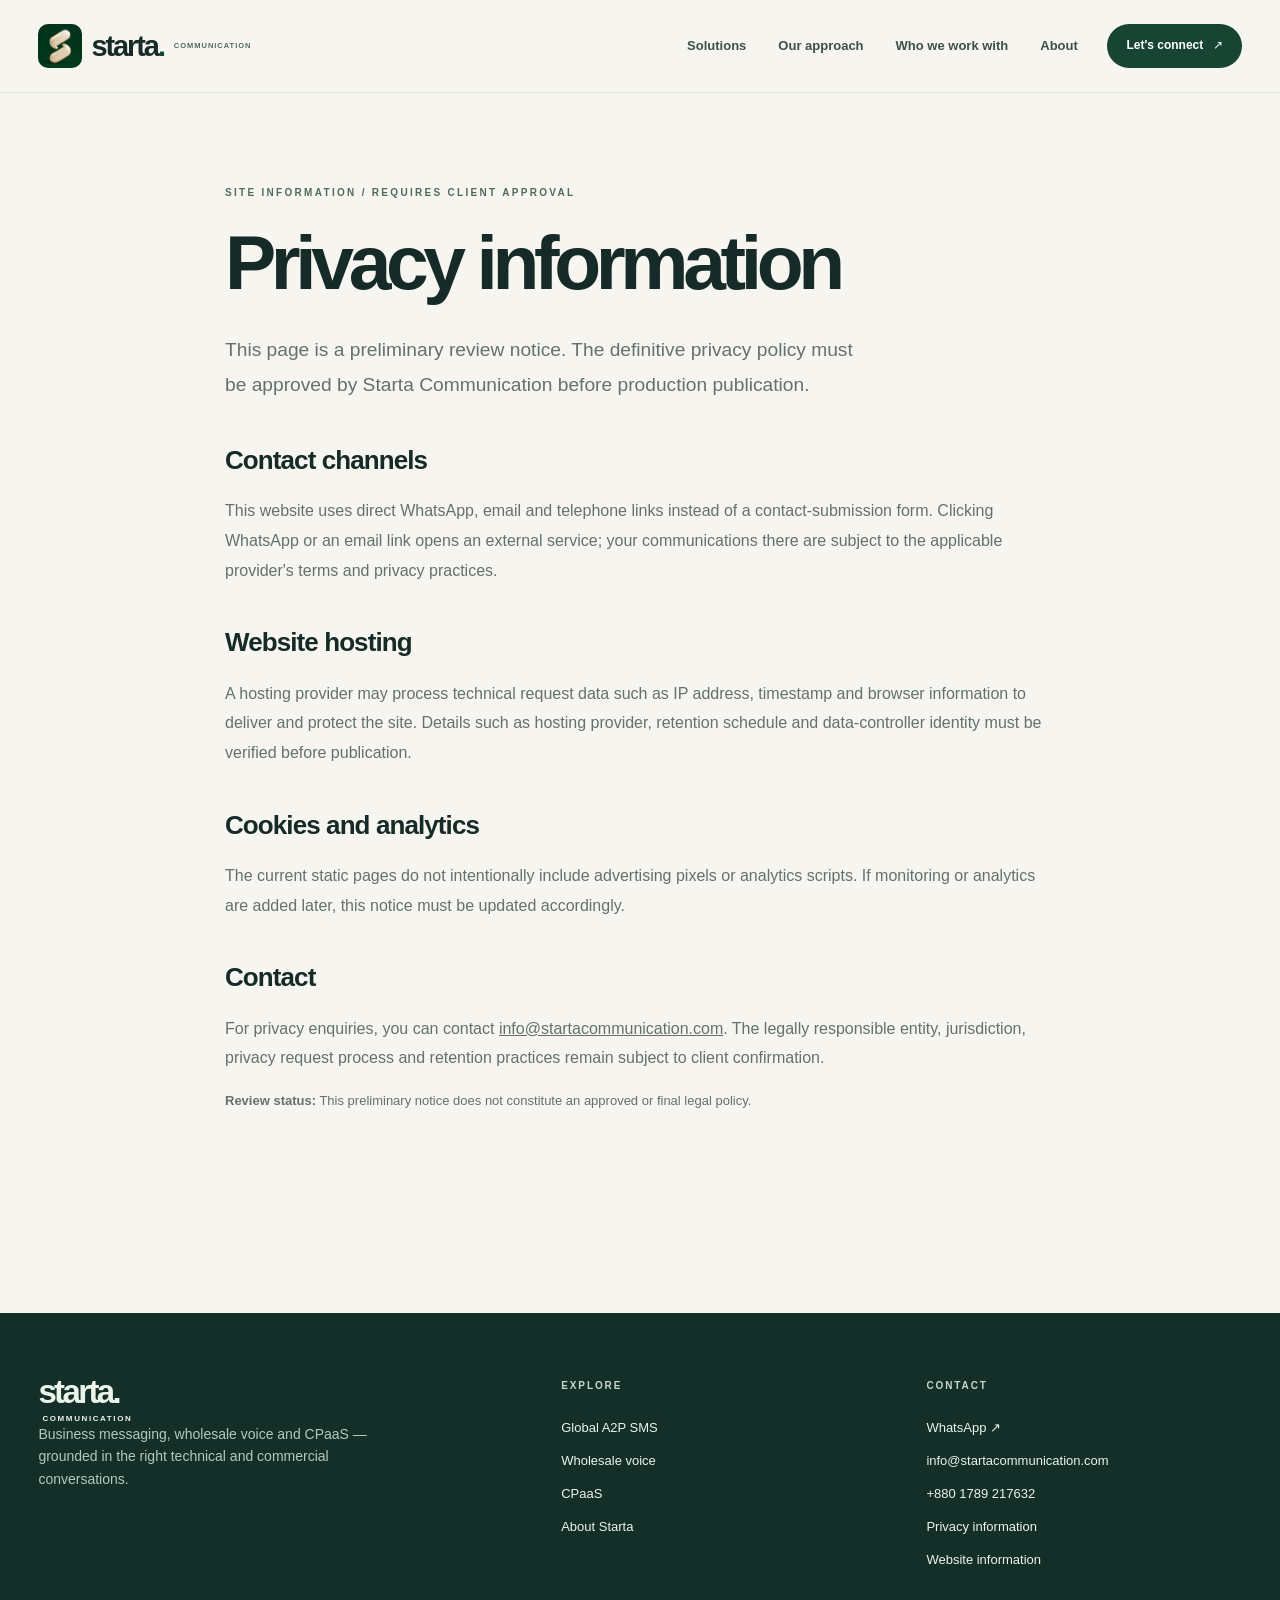
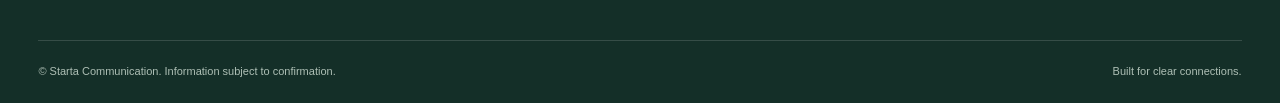
<file: privacy.html>
<!doctype html><html lang="en"><head><meta charset="utf-8"><meta name="viewport" content="width=device-width,initial-scale=1"><meta name="color-scheme" content="light"><meta name="theme-color" content="#f7f5f0"><meta name="robots" content="noindex,nofollow,noarchive"><meta name="description" content="Preliminary privacy information for the Starta Communication static website."><title>Privacy Information — Starta Communication</title><link rel="stylesheet" href="assets/starta-public.css"><link rel="icon" href="favicon.svg" type="image/svg+xml"><script src="assets/starta-motion.js" defer></script></head><body><a class="skip-link" href="#main">Skip to content</a><header class="site-nav-wrap"><div class="shell site-nav">
<a class="starta-brand-link" href="index.html" aria-label="Starta Communication home"><img src="assets/starta-official-mark.svg" alt="" width="44" height="44" decoding="async"><span class="starta-brand-name">starta<span class="starta-brand-dot">.</span></span><small class="starta-brand-descriptor">COMMUNICATION</small></a>
<nav class="nav-items" aria-label="Main navigation"><a href="index.html#solutions">Solutions</a><a href="index.html#approach">Our approach</a><a href="index.html#audiences">Who we work with</a><a href="about.html">About</a></nav>
<a class="nav-cta" href="https://wa.me/8801789217632?text=Hello%20Starta%20Communication%2C%20I%20would%20like%20to%20discuss%20a%20business%20communication%20requirement." target="_blank" rel="noopener noreferrer">Let's connect <span aria-hidden="true">↗</span></a>
<details class="mobile-nav"><summary aria-label="Open site navigation">Menu</summary>
<nav class="mobile-list" aria-label="Mobile navigation"><a href="index.html">Home</a><a href="index.html#solutions">Solutions</a><a href="messaging.html">Global A2P SMS</a><a href="voice.html">Wholesale voice</a><a href="cpaas.html">CPaaS</a><a href="index.html#approach">Our approach</a><a href="index.html#audiences">Who we work with</a><a href="about.html">About</a><a href="contact.html">Contact</a></nav>
</details></div></header><main id="main"><section class="shell policy-body"><span class="eyebrow">SITE INFORMATION / REQUIRES CLIENT APPROVAL</span><h1>Privacy information</h1><p class="hero-lead">This page is a preliminary review notice. The definitive privacy policy must be approved by Starta Communication before production publication.</p><h2>Contact channels</h2><p>This website uses direct WhatsApp, email and telephone links instead of a contact-submission form. Clicking WhatsApp or an email link opens an external service; your communications there are subject to the applicable provider's terms and privacy practices.</p><h2>Website hosting</h2><p>A hosting provider may process technical request data such as IP address, timestamp and browser information to deliver and protect the site. Details such as hosting provider, retention schedule and data-controller identity must be verified before publication.</p><h2>Cookies and analytics</h2><p>The current static pages do not intentionally include advertising pixels or analytics scripts. If monitoring or analytics are added later, this notice must be updated accordingly.</p><h2>Contact</h2><p>For privacy enquiries, you can contact <a href="mailto:info@startacommunication.com">info@startacommunication.com</a>. The legally responsible entity, jurisdiction, privacy request process and retention practices remain subject to client confirmation.</p><p class="fine-print"><strong>Review status:</strong> This preliminary notice does not constitute an approved or final legal policy.</p></section></main><footer class="site-footer"><div class="shell"><div class="footer-top"><div><a class="wordmark" href="index.html">starta.<span>COMMUNICATION</span></a><p>Business messaging, wholesale voice and CPaaS — grounded in the right technical and commercial conversations.</p></div><nav class="footer-links" aria-label="Explore"><strong>EXPLORE</strong><a href="messaging.html">Global A2P SMS</a><a href="voice.html">Wholesale voice</a><a href="cpaas.html">CPaaS</a><a href="about.html">About Starta</a></nav><nav class="footer-links" aria-label="Contact and policies"><strong>CONTACT</strong><a href="https://wa.me/8801789217632?text=Hello%20Starta%20Communication%2C%20I%20would%20like%20to%20discuss%20a%20business%20communication%20requirement." target="_blank" rel="noopener noreferrer">WhatsApp ↗</a><a href="mailto:info@startacommunication.com">info@startacommunication.com</a><a href="tel:+8801789217632">+880 1789 217632</a><a href="privacy.html">Privacy information</a><a href="terms.html">Website information</a></nav></div><div class="footer-bottom"><span>© Starta Communication. Information subject to confirmation.</span><span>Built for clear connections.</span></div></div></footer></body></html>
</file>
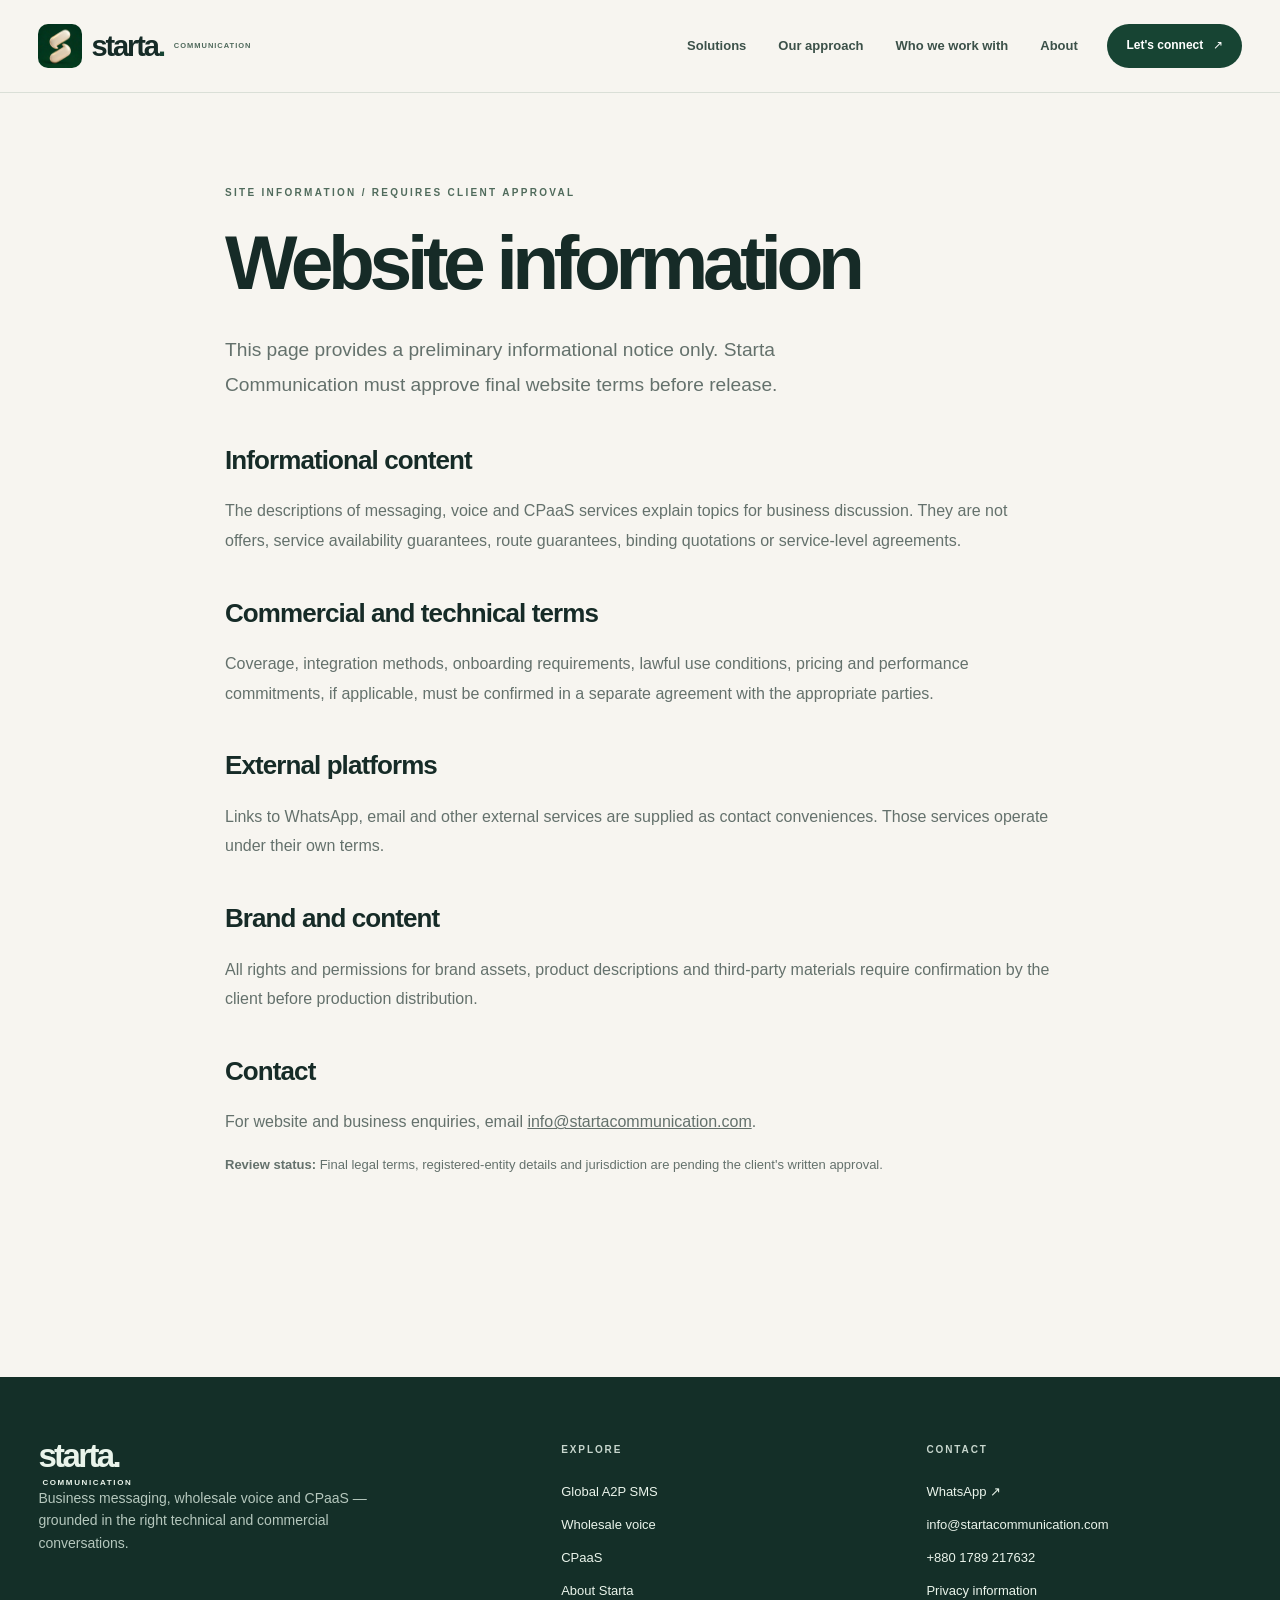
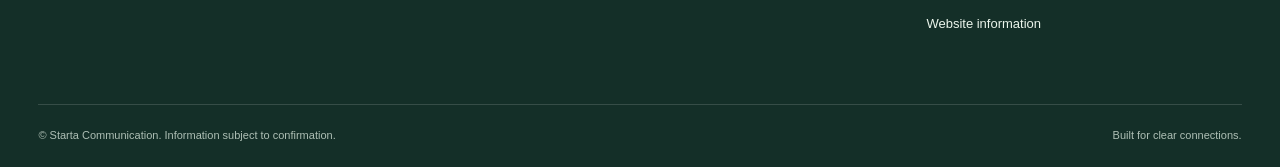
<file: terms.html>
<!doctype html><html lang="en"><head><meta charset="utf-8"><meta name="viewport" content="width=device-width,initial-scale=1"><meta name="color-scheme" content="light"><meta name="theme-color" content="#f7f5f0"><meta name="robots" content="noindex,nofollow,noarchive"><meta name="description" content="Preliminary website terms information and review caveats for Starta Communication."><title>Website Information — Starta Communication</title><link rel="stylesheet" href="assets/starta-public.css"><link rel="icon" href="favicon.svg" type="image/svg+xml"><script src="assets/starta-motion.js" defer></script></head><body><a class="skip-link" href="#main">Skip to content</a><header class="site-nav-wrap"><div class="shell site-nav">
<a class="starta-brand-link" href="index.html" aria-label="Starta Communication home"><img src="assets/starta-official-mark.svg" alt="" width="44" height="44" decoding="async"><span class="starta-brand-name">starta<span class="starta-brand-dot">.</span></span><small class="starta-brand-descriptor">COMMUNICATION</small></a>
<nav class="nav-items" aria-label="Main navigation"><a href="index.html#solutions">Solutions</a><a href="index.html#approach">Our approach</a><a href="index.html#audiences">Who we work with</a><a href="about.html">About</a></nav>
<a class="nav-cta" href="https://wa.me/8801789217632?text=Hello%20Starta%20Communication%2C%20I%20would%20like%20to%20discuss%20a%20business%20communication%20requirement." target="_blank" rel="noopener noreferrer">Let's connect <span aria-hidden="true">↗</span></a>
<details class="mobile-nav"><summary aria-label="Open site navigation">Menu</summary>
<nav class="mobile-list" aria-label="Mobile navigation"><a href="index.html">Home</a><a href="index.html#solutions">Solutions</a><a href="messaging.html">Global A2P SMS</a><a href="voice.html">Wholesale voice</a><a href="cpaas.html">CPaaS</a><a href="index.html#approach">Our approach</a><a href="index.html#audiences">Who we work with</a><a href="about.html">About</a><a href="contact.html">Contact</a></nav>
</details></div></header><main id="main"><section class="shell policy-body"><span class="eyebrow">SITE INFORMATION / REQUIRES CLIENT APPROVAL</span><h1>Website information</h1><p class="hero-lead">This page provides a preliminary informational notice only. Starta Communication must approve final website terms before release.</p><h2>Informational content</h2><p>The descriptions of messaging, voice and CPaaS services explain topics for business discussion. They are not offers, service availability guarantees, route guarantees, binding quotations or service-level agreements.</p><h2>Commercial and technical terms</h2><p>Coverage, integration methods, onboarding requirements, lawful use conditions, pricing and performance commitments, if applicable, must be confirmed in a separate agreement with the appropriate parties.</p><h2>External platforms</h2><p>Links to WhatsApp, email and other external services are supplied as contact conveniences. Those services operate under their own terms.</p><h2>Brand and content</h2><p>All rights and permissions for brand assets, product descriptions and third-party materials require confirmation by the client before production distribution.</p><h2>Contact</h2><p>For website and business enquiries, email <a href="mailto:info@startacommunication.com">info@startacommunication.com</a>.</p><p class="fine-print"><strong>Review status:</strong> Final legal terms, registered-entity details and jurisdiction are pending the client's written approval.</p></section></main><footer class="site-footer"><div class="shell"><div class="footer-top"><div><a class="wordmark" href="index.html">starta.<span>COMMUNICATION</span></a><p>Business messaging, wholesale voice and CPaaS — grounded in the right technical and commercial conversations.</p></div><nav class="footer-links" aria-label="Explore"><strong>EXPLORE</strong><a href="messaging.html">Global A2P SMS</a><a href="voice.html">Wholesale voice</a><a href="cpaas.html">CPaaS</a><a href="about.html">About Starta</a></nav><nav class="footer-links" aria-label="Contact and policies"><strong>CONTACT</strong><a href="https://wa.me/8801789217632?text=Hello%20Starta%20Communication%2C%20I%20would%20like%20to%20discuss%20a%20business%20communication%20requirement." target="_blank" rel="noopener noreferrer">WhatsApp ↗</a><a href="mailto:info@startacommunication.com">info@startacommunication.com</a><a href="tel:+8801789217632">+880 1789 217632</a><a href="privacy.html">Privacy information</a><a href="terms.html">Website information</a></nav></div><div class="footer-bottom"><span>© Starta Communication. Information subject to confirmation.</span><span>Built for clear connections.</span></div></div></footer></body></html>
</file>
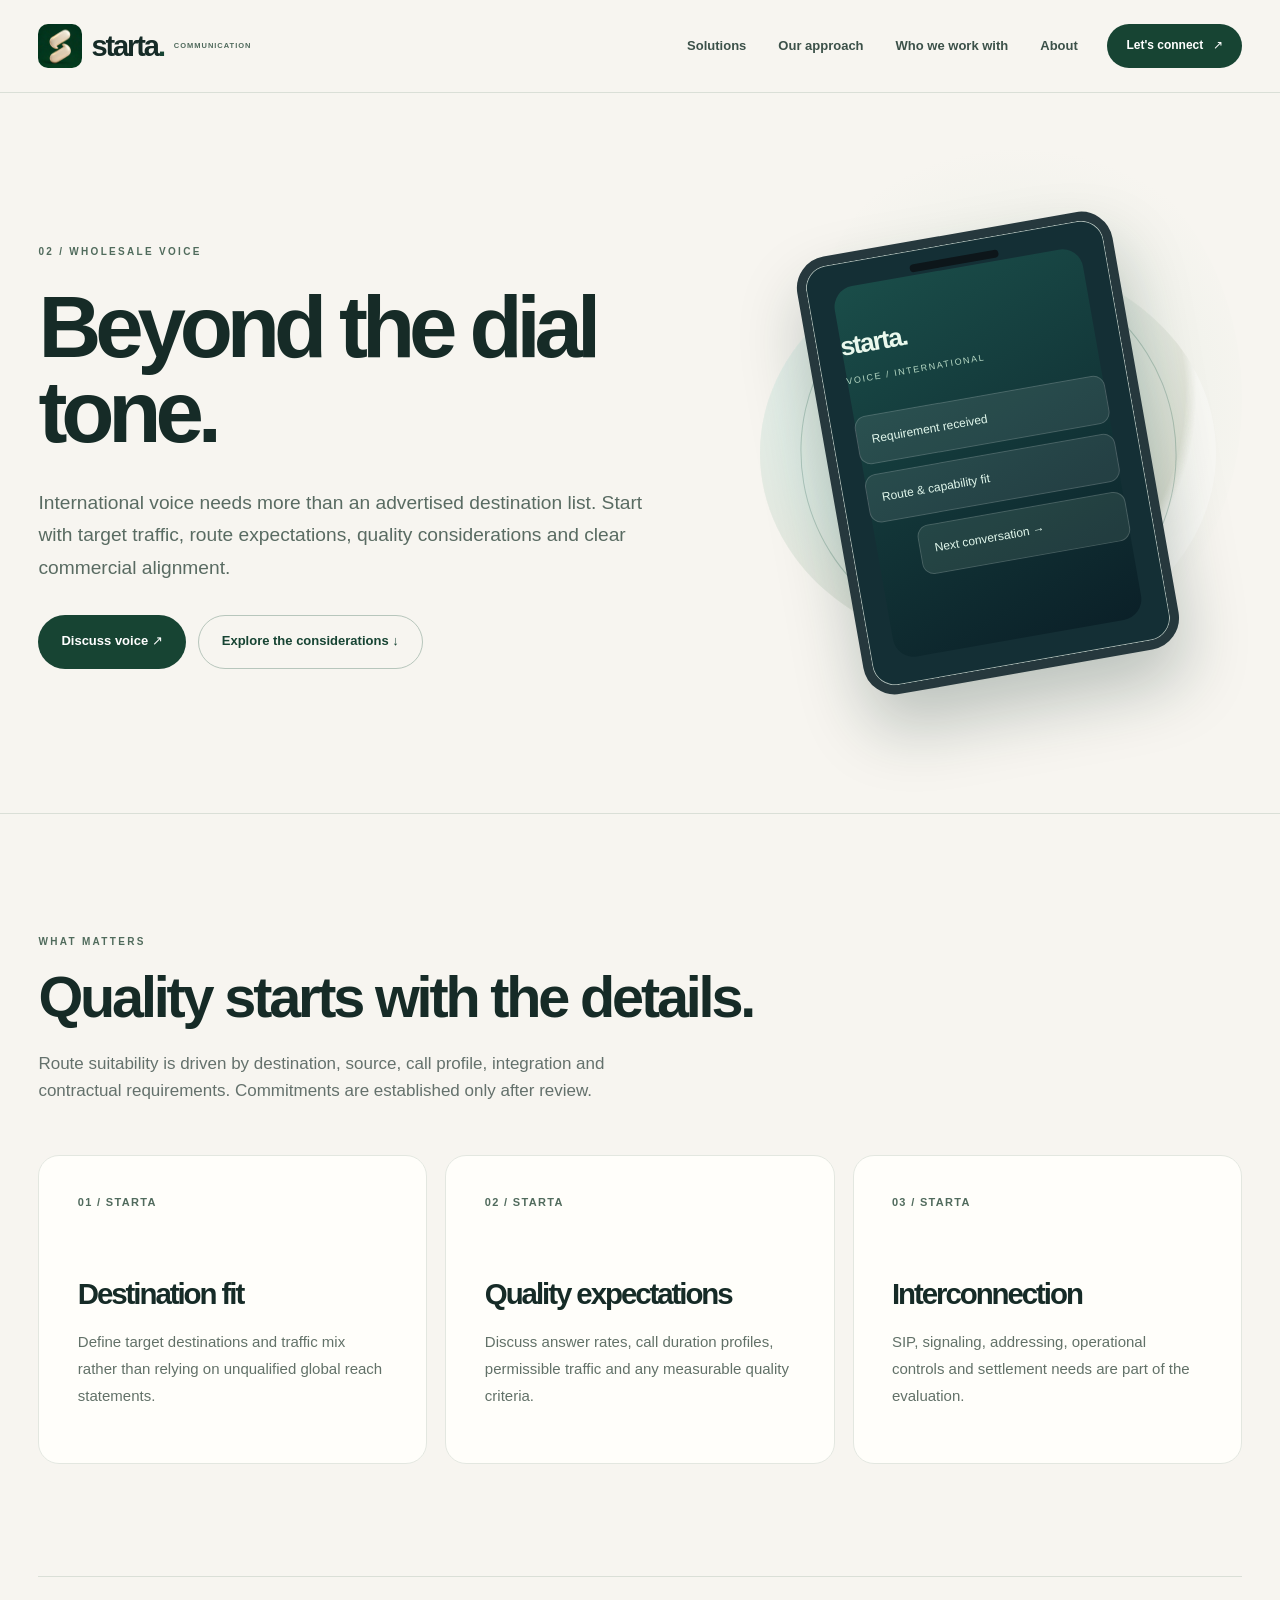
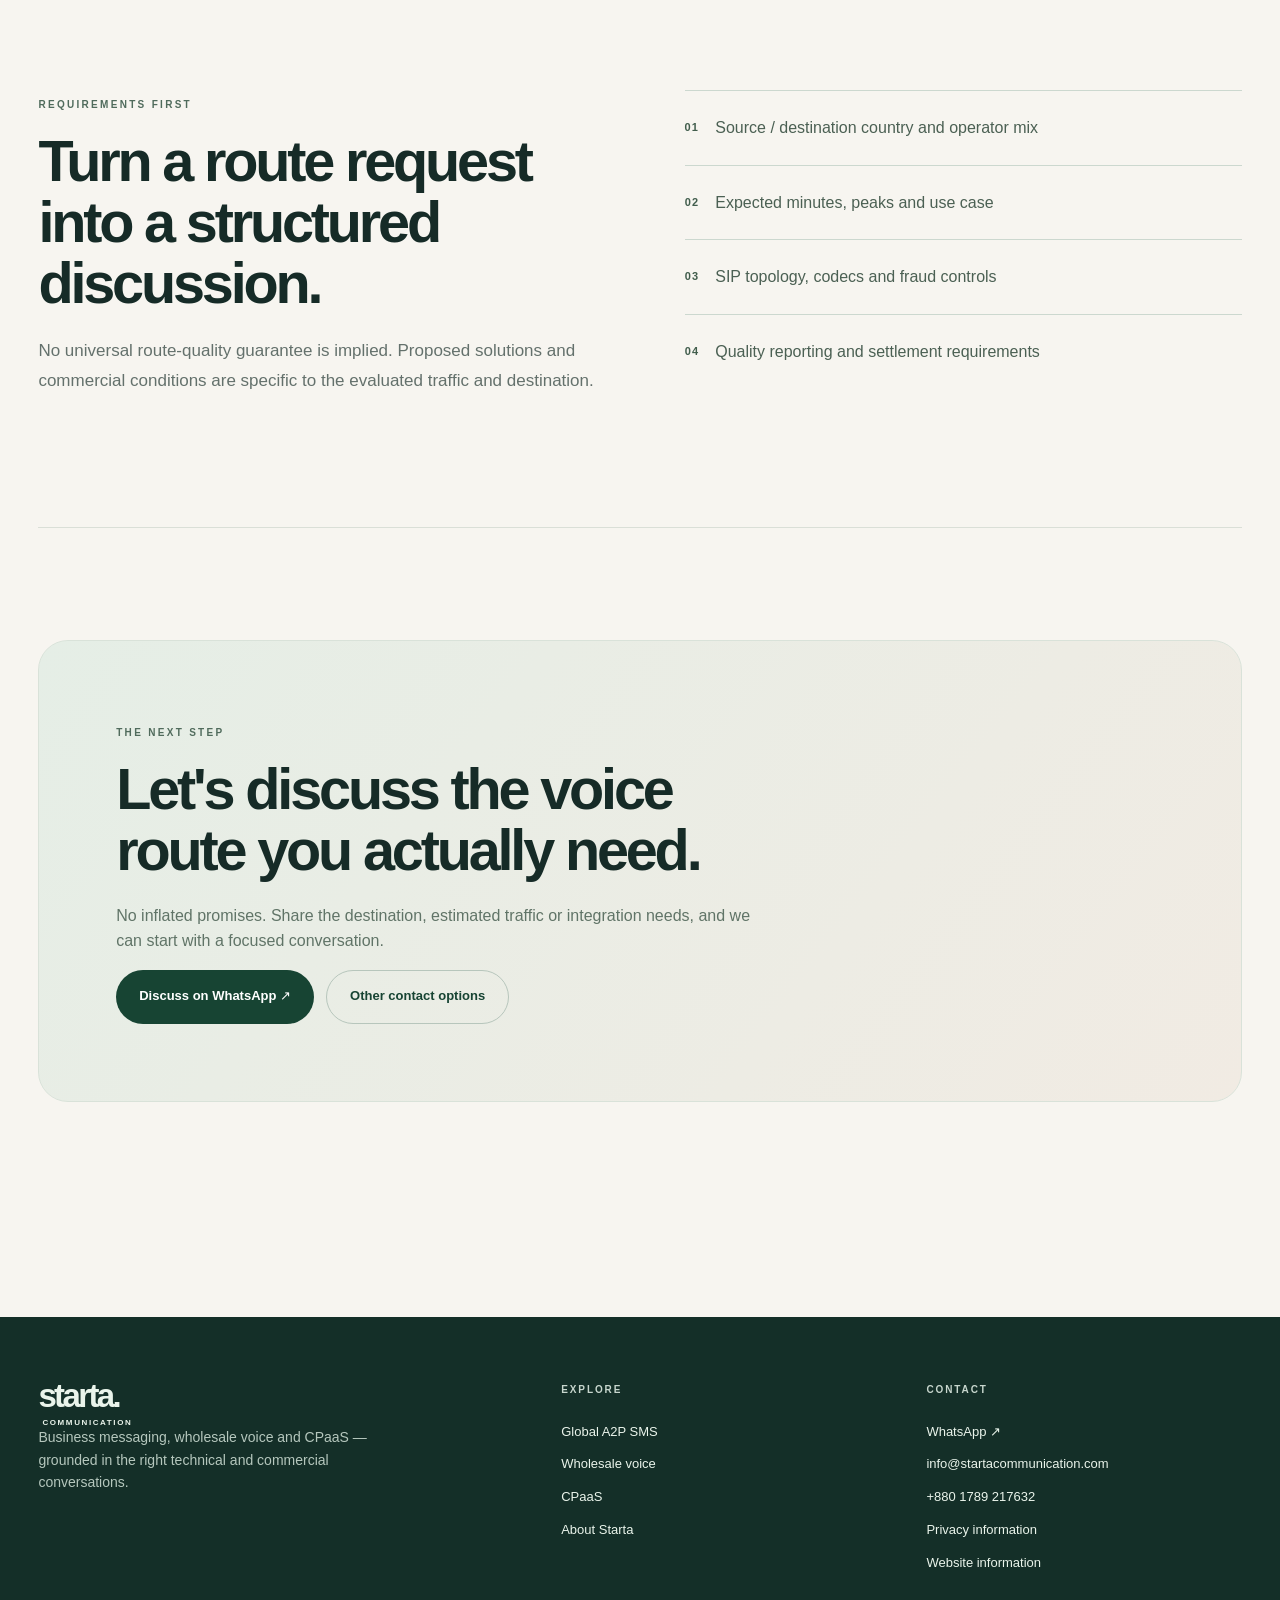
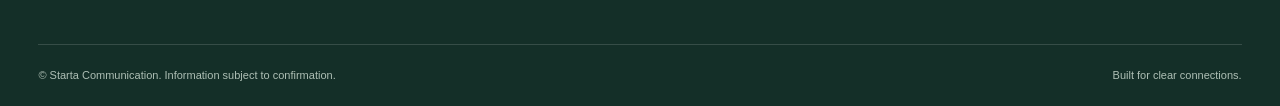
<file: voice.html>
<!doctype html><html lang="en"><head><meta charset="utf-8"><meta name="viewport" content="width=device-width,initial-scale=1"><meta name="color-scheme" content="light"><meta name="theme-color" content="#f7f5f0"><meta name="robots" content="noindex,nofollow,noarchive"><meta name="description" content="Explore international wholesale voice requirements, route evaluation, interconnect options and commercial discussions."><title>Wholesale Voice — Starta Communication</title><link rel="stylesheet" href="assets/starta-public.css"><link rel="icon" href="favicon.svg" type="image/svg+xml"><link rel="stylesheet" href="assets/starta-cinema.css"><script src="assets/starta-motion.js" defer></script><script src="assets/starta-cinema-pages.js" defer></script></head><body><a class="skip-link" href="#main">Skip to content</a><header class="site-nav-wrap"><div class="shell site-nav">
<a class="starta-brand-link" href="index.html" aria-label="Starta Communication home"><img src="assets/starta-official-mark.svg" alt="" width="44" height="44" decoding="async"><span class="starta-brand-name">starta<span class="starta-brand-dot">.</span></span><small class="starta-brand-descriptor">COMMUNICATION</small></a>
<nav class="nav-items" aria-label="Main navigation"><a href="index.html#solutions">Solutions</a><a href="index.html#approach">Our approach</a><a href="index.html#audiences">Who we work with</a><a href="about.html">About</a></nav>
<a class="nav-cta" href="https://wa.me/8801789217632?text=Hello%20Starta%20Communication%2C%20I%20would%20like%20to%20discuss%20a%20business%20communication%20requirement." target="_blank" rel="noopener noreferrer">Let's connect <span aria-hidden="true">↗</span></a>
<details class="mobile-nav"><summary aria-label="Open site navigation">Menu</summary>
<nav class="mobile-list" aria-label="Mobile navigation"><a href="index.html">Home</a><a href="index.html#solutions">Solutions</a><a href="messaging.html">Global A2P SMS</a><a href="voice.html">Wholesale voice</a><a href="cpaas.html">CPaaS</a><a href="index.html#approach">Our approach</a><a href="index.html#audiences">Who we work with</a><a href="about.html">About</a><a href="contact.html">Contact</a></nav>
</details></div></header><main id="main"><section class="shell hero-grid"><div><span class="eyebrow">02 / WHOLESALE VOICE</span><h1>Beyond the dial tone.</h1><p class="hero-lead">International voice needs more than an advertised destination list. Start with target traffic, route expectations, quality considerations and clear commercial alignment.</p><div class="hero-actions"><a class="btn-main" href="https://wa.me/8801789217632?text=Hello%20Starta%20Communication%2C%20I%20would%20like%20to%20discuss%20wholesale%20voice%20routing%20and%20interconnection." target="_blank" rel="noopener noreferrer">Discuss voice ↗</a><a class="btn-outline" href="#considerations">Explore the considerations ↓</a></div></div><div class="orbit" aria-hidden="true"><div class="orbit-art"><div class="orbit-content"><strong>starta.</strong><small>VOICE / INTERNATIONAL</small><div class="signal">Requirement received</div><div class="signal">Route &amp; capability fit</div><div class="signal">Next conversation →</div></div></div></div></section><section class="content-section" id="considerations"><div class="shell"><div class="section-intro"><span class="eyebrow">WHAT MATTERS</span><h2>Quality starts with the details.</h2><p>Route suitability is driven by destination, source, call profile, integration and contractual requirements. Commitments are established only after review.</p></div><div class="card-grid"><article class="feature-card"><span class="card-no">01 / STARTA</span><h3>Destination fit</h3><p>Define target destinations and traffic mix rather than relying on unqualified global reach statements.</p></article><article class="feature-card"><span class="card-no">02 / STARTA</span><h3>Quality expectations</h3><p>Discuss answer rates, call duration profiles, permissible traffic and any measurable quality criteria.</p></article><article class="feature-card"><span class="card-no">03 / STARTA</span><h3>Interconnection</h3><p>SIP, signaling, addressing, operational controls and settlement needs are part of the evaluation.</p></article></div></div></section><section class="shell content-section"><div class="split"><div><span class="eyebrow">REQUIREMENTS FIRST</span><h2>Turn a route request into a structured discussion.</h2><p>No universal route-quality guarantee is implied. Proposed solutions and commercial conditions are specific to the evaluated traffic and destination.</p></div><ul class="detail-list"><li><span>01</span> Source / destination country and operator mix</li><li><span>02</span> Expected minutes, peaks and use case</li><li><span>03</span> SIP topology, codecs and fraud controls</li><li><span>04</span> Quality reporting and settlement requirements</li></ul></div></section><section class="shell content-section"><div class="highlight"><span class="eyebrow">THE NEXT STEP</span><h2>Let's discuss the voice route you actually need.</h2><p>No inflated promises. Share the destination, estimated traffic or integration needs, and we can start with a focused conversation.</p><div class="cta-actions"><a class="btn-main" href="https://wa.me/8801789217632?text=Hello%20Starta%20Communication%2C%20I%20would%20like%20to%20discuss%20international%20wholesale%20voice." target="_blank" rel="noopener noreferrer">Discuss on WhatsApp ↗</a><a class="btn-outline" href="contact.html">Other contact options</a></div></div></section></main><footer class="site-footer"><div class="shell"><div class="footer-top"><div><a class="wordmark" href="index.html">starta.<span>COMMUNICATION</span></a><p>Business messaging, wholesale voice and CPaaS — grounded in the right technical and commercial conversations.</p></div><nav class="footer-links" aria-label="Explore"><strong>EXPLORE</strong><a href="messaging.html">Global A2P SMS</a><a href="voice.html">Wholesale voice</a><a href="cpaas.html">CPaaS</a><a href="about.html">About Starta</a></nav><nav class="footer-links" aria-label="Contact and policies"><strong>CONTACT</strong><a href="https://wa.me/8801789217632?text=Hello%20Starta%20Communication%2C%20I%20would%20like%20to%20discuss%20a%20business%20communication%20requirement." target="_blank" rel="noopener noreferrer">WhatsApp ↗</a><a href="mailto:info@startacommunication.com">info@startacommunication.com</a><a href="tel:+8801789217632">+880 1789 217632</a><a href="privacy.html">Privacy information</a><a href="terms.html">Website information</a></nav></div><div class="footer-bottom"><span>© Starta Communication. Information subject to confirmation.</span><span>Built for clear connections.</span></div></div></footer></body></html>
</file>
<file: assets/starta-public.css>
:root{--paper:#f7f5f0;--white:#fffefa;--ink:#162b27;--muted:#64716c;--line:#dadfd7;--forest:#174433;--forest-2:#225c48;--peach:#eec5b5;--mint:#bfd9c9;--shadow:0 25px 80px rgba(19,46,36,.07);--ease:cubic-bezier(.22,1,.36,1);font-synthesis:none}
*,*::before,*::after{box-sizing:border-box}
html{scroll-behavior:smooth}body{margin:0;min-width:0;background:var(--paper);color:var(--ink);font:400 16px/1.6 'Avenir Next','Nunito Sans','Helvetica Neue',Arial,sans-serif;-webkit-font-smoothing:antialiased;overflow-x:clip}
a{color:inherit}a:focus-visible,button:focus-visible,summary:focus-visible{outline:3px solid #77af98;outline-offset:4px}
button,input,textarea{font:inherit}.skip-link{position:absolute;top:-100px;left:12px;background:#fff;color:var(--forest);padding:10px 16px;z-index:99}.skip-link:focus{top:12px}
.shell{width:min(calc(100% - clamp(36px,6vw,112px)),1320px);margin-inline:auto}.site-nav-wrap{position:relative;z-index:12;background:rgba(247,245,240,.92);border-bottom:1px solid var(--line);backdrop-filter:blur(16px)}.site-nav{display:flex;align-items:center;gap:clamp(15px,2vw,38px);min-height:92px}.wordmark{display:inline-flex;flex-direction:column;text-decoration:none;letter-spacing:-.08em;font-size:33px;font-weight:800;line-height:.82;white-space:nowrap}.wordmark span{letter-spacing:.2em;font-size:8px;font-weight:800;margin:11px 0 0 4px}.nav-items{margin-left:auto;display:flex;gap:clamp(16px,2.5vw,36px);align-items:center}.nav-items a{color:#3c5149;text-decoration:none;font-size:13px;font-weight:620;transition:color .2s}.nav-items a:hover,.nav-items a[aria-current="page"]{color:var(--forest);text-decoration:underline;text-underline-offset:7px}.nav-cta{border-radius:100px;padding:12px 19px;text-align:center;text-decoration:none;background:var(--forest);color:#fff;white-space:nowrap;font-size:12px;font-weight:750;transition:transform .2s var(--ease),background .2s}.nav-cta:hover,.btn-main:hover{background:var(--forest-2);transform:translateY(-2px)}.mobile-nav{display:none}
.eyebrow{font-size:10px;letter-spacing:.23em;text-transform:uppercase;font-weight:820;color:#506b5c}.hero-grid{display:grid;grid-template-columns:minmax(0,1.1fr) minmax(0,.9fr);align-items:center;gap:clamp(40px,6vw,100px);min-height:min(720px,80svh);padding-block:clamp(70px,9vw,140px)}h1,h2,h3,p{margin-top:0}h1,h2,h3{font-family:'Avenir Next','Nunito Sans','Helvetica Neue',Arial,sans-serif;letter-spacing:-.07em}h1{font-weight:690;font-size:clamp(58px,6.8vw,116px);line-height:.98;margin:21px 0 32px}h2{font-size:clamp(34px,4.5vw,76px);line-height:1.06;font-weight:640;margin:15px 0 22px}h3{font-size:clamp(23px,2.3vw,37px);font-weight:680;line-height:1.18;margin:0 0 17px}.hero-lead{font-size:clamp(16px,1.5vw,20px);line-height:1.7;max-width:630px;color:#596b62;margin-bottom:30px}.hero-actions,.cta-actions{display:flex;gap:12px;flex-wrap:wrap}.btn-main,.btn-outline{min-height:54px;padding:13px 23px;border-radius:999px;display:inline-flex;align-items:center;justify-content:center;gap:9px;font-weight:760;font-size:13px;text-decoration:none;transition:transform .25s var(--ease),background .25s}.btn-main{background:var(--forest);color:white}.btn-outline{border:1px solid #b7c6bc;color:var(--forest);background:transparent}.btn-outline:hover{background:#e6eae3}.btn-main:focus-visible,.btn-outline:focus-visible{outline-offset:4px}
.orbit{min-height:380px;aspect-ratio:1.15;position:relative;isolation:isolate;display:grid;place-items:center}.orbit::before{content:"";width:90%;height:89%;position:absolute;border-radius:50%;background:radial-gradient(circle at 40% 35%,#eff4ee 0%,#d8e7de 44%,#d5d9ca 65%,transparent 68%);box-shadow:inset 0 0 120px rgba(255,255,255,.6);z-index:-2}.orbit::after{content:"";width:74%;height:86%;position:absolute;border:1px solid rgba(35,98,75,.25);border-radius:50%;transform:rotate(-32deg);z-index:-1}.orbit-art{position:relative;width:min(74%,320px);aspect-ratio:.72;border-radius:32px;background:#142f35;border:9px solid #26383d;box-shadow:0 35px 65px rgba(17,48,40,.25),inset 0 0 0 1px #a9b7b2;transform:rotate(-10deg);overflow:hidden}.orbit-art::before{content:"";position:absolute;inset:25px;background:linear-gradient(160deg,#1a4d49,#0b2028);border-radius:21px}.orbit-art::after{content:"";position:absolute;width:30%;height:8px;background:#0d161a;border-radius:100px;top:14px;left:35%}.orbit-content{position:absolute;inset:70px 24px 20px;color:#eaf8ed;z-index:1}.orbit-content strong{font-size:26px;letter-spacing:-.06em;line-height:1}.orbit-content small{display:block;letter-spacing:.18em;color:#b7d9c5;font-size:9px;margin:11px 0 30px}.orbit-content .signal{background:#ffffff16;border:1px solid #ffffff28;border-radius:12px;padding:14px;margin:10px 0;font-size:12px;color:#e1f7ec}.orbit-content .signal:last-child{width:83%;margin-left:auto;background:#aecbba20}
.content-section{padding-block:clamp(60px,8.8vw,125px);border-top:1px solid var(--line)}.section-intro{max-width:810px;margin-bottom:50px}.section-intro>p{max-width:640px;color:var(--muted);font-size:17px}.card-grid{display:grid;grid-template-columns:repeat(3,minmax(0,1fr));gap:18px}.feature-card{background:var(--white);padding:clamp(25px,3vw,44px);border:1px solid #e3e7e0;border-radius:21px;min-width:0;position:relative;transition:transform .35s var(--ease),box-shadow .35s}.feature-card:hover{transform:translateY(-6px);box-shadow:var(--shadow)}.card-no{font-size:11px;color:#516b5d;font-weight:800;letter-spacing:.12em;display:block;margin-bottom:65px}.feature-card p{font-size:15px;color:#627168;line-height:1.8}.feature-card a{color:var(--forest);text-decoration:none;font-weight:730;font-size:13px;border-bottom:1px solid #b7d1c2;padding-bottom:3px}.split{display:grid;grid-template-columns:1fr 1fr;gap:clamp(36px,7vw,110px);align-items:start}.split p,.narrative p{color:var(--muted);font-size:17px;line-height:1.8}.detail-list{padding:0;list-style:none;display:grid;gap:0;margin:0}.detail-list li{padding:24px 0;border-top:1px solid #ccd8cf;display:flex;gap:16px;align-items:start;color:#4b6053}.detail-list li span{font-size:11px;letter-spacing:.1em;color:#415d4c;margin-top:4px;font-weight:850}.panel{background:var(--white);border:1px solid var(--line);border-radius:27px;padding:clamp(26px,4vw,58px);box-shadow:var(--shadow)}.panel p{color:var(--muted)}.contact-panel .btn-main{width:100%}.contact-panel h2{font-size:clamp(30px,3.3vw,54px)}.contact-notice{font-size:12px;line-height:1.6;color:var(--muted);padding-top:15px}.contact-alternatives{display:grid;gap:12px;border-top:1px solid var(--line);padding-top:24px;margin-top:24px}.contact-alternatives a{text-decoration:underline;text-underline-offset:4px;overflow-wrap:anywhere;color:var(--forest)}.contact-split{grid-template-columns:minmax(0,1.05fr) minmax(0,.95fr)}.fine-print{font-size:13px;color:var(--muted);line-height:1.8}.highlight{background:linear-gradient(128deg,#e5eee6,#f1ebe3);border:1px solid #d9e2d9;border-radius:30px;padding:clamp(32px,6vw,90px)}.highlight p{color:#607467;max-width:660px}.highlight h2{max-width:880px}.policy-body{max-width:830px;margin:0 auto;padding-block:85px}.policy-body h1{font-size:clamp(48px,6vw,82px)}.policy-body h2{font-size:26px;letter-spacing:-.035em;margin-top:44px}.policy-body p,.policy-body li{color:var(--muted);line-height:1.85}.site-footer{background:#142f28;color:#e5eee6;margin-top:clamp(50px,8vw,120px);padding-top:65px}.site-footer a{color:#eaf4eb;text-decoration:none}.site-footer a:hover{text-decoration:underline}.footer-top{display:grid;grid-template-columns:1.5fr 1fr 1fr;gap:50px;padding-bottom:70px}.footer-top p{color:#b5c7bd;font-size:14px;max-width:370px}.footer-links{display:grid;align-content:start;gap:12px}.footer-links strong{color:#c7d6cd;font-size:10px;letter-spacing:.19em;margin-bottom:12px}.footer-links a{font-size:13px}.footer-bottom{border-top:1px solid #ffffff25;display:flex;justify-content:space-between;gap:20px;flex-wrap:wrap;padding:22px 0;font-size:11px;color:#aebfb5}
@media(max-width:1000px){.nav-items{gap:15px}.nav-items a{font-size:12px}.hero-grid{min-height:auto}.card-grid{grid-template-columns:repeat(2,minmax(0,1fr))}.orbit{min-height:300px}}
@media(max-width:770px){.site-nav{min-height:75px}.nav-items,.site-nav>.nav-cta{display:none}.mobile-nav{display:block;margin-left:auto;position:relative}.mobile-nav summary{list-style:none;cursor:pointer;padding:9px 14px;border:1px solid var(--line);border-radius:100px;font-weight:720;font-size:13px}.mobile-nav summary::-webkit-details-marker{display:none}.mobile-list{position:absolute;right:0;top:48px;width:min(310px,calc(100vw - 36px));display:grid;gap:0;padding:12px;background:var(--white);border:1px solid var(--line);border-radius:18px;box-shadow:var(--shadow)}.mobile-list a{padding:10px 12px;text-decoration:none;color:var(--ink);font-size:14px}.mobile-list a:hover{background:#e9eee7}.hero-grid,.split{grid-template-columns:minmax(0,1fr);gap:35px}.hero-grid{padding-block:70px}.orbit{aspect-ratio:1.4}.card-grid{grid-template-columns:1fr}.card-no{margin-bottom:45px}.footer-top{grid-template-columns:1fr 1fr}.footer-top>:first-child{grid-column:1/-1}h1{font-size:clamp(50px,11vw,82px)}}
@media(max-width:400px){.shell{width:calc(100% - 36px)}.panel,.highlight{border-radius:20px;padding:24px}.orbit{min-height:260px}.orbit-content{inset:55px 18px 20px}.orbit-content .signal{padding:9px;font-size:10px}.footer-top{grid-template-columns:1fr}.footer-top>:first-child{grid-column:auto}.hero-actions a,.cta-actions a{width:100%}}
@media(prefers-reduced-motion:reduce){html{scroll-behavior:auto}*,*::before,*::after{animation-duration:.001ms!important;transition:none!important}}


/* 320px regression: an aspect-ratio combined with min-height forced .orbit to 364px. */
@media(max-width:400px){
  .orbit{width:100%;max-width:100%;min-width:0;min-height:300px;aspect-ratio:auto;}
  .orbit-art{width:min(68%,220px);}
}


/* Progressive supporting-page entrances (content remains visible without JavaScript). */
@media (prefers-reduced-motion: no-preference) {
  .starta-reveal-on [data-starta-reveal] {
    opacity: 0;
    transform: translate3d(0, 22px, 0);
    transition: opacity .9s cubic-bezier(.22,1,.36,1), transform .95s cubic-bezier(.22,1,.36,1);
    transition-delay: var(--starta-enter-delay, 0ms);
  }
  .starta-reveal-on [data-starta-reveal].is-visible {
    opacity: 1;
    transform: translate3d(0, 0, 0);
  }
}
@media (prefers-reduced-motion: reduce) {
  .starta-reveal-on [data-starta-reveal] {
    opacity: 1 !important;
    transform: none !important;
    transition: none !important;
  }
}


/* Starta homepage brand mark and information architecture carried across supporting pages.
   Keeps the approved homepage header untouched. */
.starta-brand-link{display:inline-flex;align-items:center;gap:9px;text-decoration:none;color:var(--ink);white-space:nowrap;flex:none;min-width:0}
.starta-brand-link img{width:44px;height:44px;display:block;object-fit:contain;flex:none;border-radius:10px}
.starta-brand-name{font-family:'DM Sans','Avenir Next','Helvetica Neue',Arial,sans-serif;font-size:29px;font-weight:760;line-height:1;letter-spacing:-.072em}
.starta-brand-dot{color:var(--forest)}
.starta-brand-descriptor{font-family:'Avenir Next',Arial,sans-serif;font-size:7.5px;font-weight:760;letter-spacing:.13em;color:#506a5c;margin-left:1px;align-self:center}
.site-nav .nav-items{margin-left:auto}
.site-nav .nav-items a{font-weight:650;white-space:nowrap}
.site-nav .nav-cta{margin-left:4px}
.site-nav .nav-cta span{margin-left:6px}
.mobile-nav[open] .mobile-list{z-index:50}
.mobile-list a{min-height:42px;display:flex;align-items:center}
@media(max-width:1080px){
 .site-nav>.nav-items,.site-nav>.nav-cta{display:none}
 .site-nav .mobile-nav{display:block;margin-left:auto}
}
@media(max-width:400px){
 .starta-brand-link{gap:6px}
 .starta-brand-link img{width:38px;height:38px}
 .starta-brand-name{font-size:25px}
 .starta-brand-descriptor{font-size:6.5px;letter-spacing:.08em}
}

/* Guided enquiry is a progressive enhancement: existing direct contact remains available without JS. */
.starta-enquiry-section{padding-block:clamp(48px,7vw,100px)}
.starta-enquiry-fields{display:grid;gap:10px;min-width:0;max-width:620px}
.starta-enquiry-fields label{font-size:13px;font-weight:700;color:#213e34;margin-top:8px}
.starta-enquiry-fields input,.starta-enquiry-fields select,.starta-enquiry-fields textarea{width:100%;min-width:0;border:1px solid #b6c6b9;background:#fffefa;border-radius:10px;padding:13px 15px;color:#162b27;line-height:1.5}
.starta-enquiry-fields textarea{resize:vertical}
.starta-enquiry-fields input:focus-visible,.starta-enquiry-fields select:focus-visible,.starta-enquiry-fields textarea:focus-visible{outline:3px solid #77af98;outline-offset:3px}
.starta-enquiry-actions{display:flex;flex-wrap:wrap;gap:10px;align-items:center;margin-top:6px}
.starta-enquiry-actions button{font:inherit;min-height:46px;border:1px solid #b8c9bd;border-radius:100px;padding:10px 18px;background:#fffefa;color:#174433;cursor:pointer}
.starta-enquiry-actions .btn-main{background:#174433;color:#fff;border-color:#174433}
.starta-enquiry-actions button:focus-visible{outline:3px solid #77af98;outline-offset:3px}
@media(max-width:640px){.starta-enquiry-actions{display:grid;grid-template-columns:1fr}.starta-enquiry-actions button{width:100%}}
</file>
<file: assets/starta-cinema.css>
/* Starta — continuous editorial film, isolated from the approved V4 opening. */
.cinema-journey{position:relative;height:570svh;background:#061a24;color:#edf8f4;isolation:isolate;overflow:clip}
.cinema-stage{position:sticky;top:0;height:100svh;min-height:530px;overflow:hidden;background:#071a24;contain:layout paint}
.cinema-back{position:absolute;inset:0;background:
 radial-gradient(ellipse 65% 70% at 78% 45%,rgba(43,111,117,.24),transparent 80%),
 radial-gradient(ellipse 50% 50% at 15% 80%,rgba(69,109,92,.13),transparent 90%),
 linear-gradient(145deg,#061823,#09242d 60%,#06151e);z-index:0}
.cinema-back:after{content:"";position:absolute;inset:0;opacity:.25;pointer-events:none;
 background-image:linear-gradient(rgba(136,211,197,.07) 1px,transparent 1px),linear-gradient(90deg,rgba(136,211,197,.07) 1px,transparent 1px);
 background-size:62px 62px;mask-image:linear-gradient(90deg,transparent 8%,black 100%)}
.cinema-atmosphere,.cinema-phone{position:absolute;inset:0;width:100%;height:100%;pointer-events:none}
.cinema-atmosphere{z-index:1}
.cinema-phone{z-index:2;opacity:var(--cinema-phone-alpha,1);transition:opacity .22s linear}
.cinema-header,.cinema-footer{position:absolute;z-index:5;left:clamp(24px,6vw,104px);right:clamp(24px,6vw,104px);
 display:flex;align-items:center;justify-content:space-between;gap:25px;font-size:10px;line-height:1.4;letter-spacing:.16em;font-weight:740;color:#bdd6cc}
.cinema-header{top:clamp(23px,4.4vh,45px)}
.cinema-footer{bottom:clamp(23px,4.4vh,45px);font-size:9px;color:#97aea8}
.cinema-progress{position:absolute;z-index:5;bottom:0;left:0;right:0;height:3px;background:rgba(173,234,216,.15)}
.cinema-progress>span{display:block;height:100%;width:100%;transform:scaleX(0);transform-origin:left;background:#c6f2d8}
.cinema-chapters{position:absolute;left:clamp(24px,6vw,104px);top:50%;transform:translateY(-50%);z-index:4;width:min(44%,610px);min-height:340px;pointer-events:none}
.cinema-chapter{position:absolute;top:50%;left:0;right:0;opacity:0;visibility:hidden;transform:translateY(calc(-50% + 30px));transition:opacity .65s ease,transform .8s cubic-bezier(.16,1,.3,1),visibility .65s;pointer-events:none}
.cinema-chapter.is-active{opacity:1;visibility:visible;transform:translateY(-50%);pointer-events:auto}
.cinema-kicker{font-size:11px;letter-spacing:.19em;color:#b3e8d5;font-weight:750;margin:0 0 24px}
.cinema-chapter h2{font-size:clamp(42px,5.7vw,96px);font-weight:560;line-height:1.04;letter-spacing:-.075em;margin:0 0 25px;text-wrap:balance;max-width:12ch}
.cinema-description{font-size:clamp(15px,1.33vw,19px);color:#c2d8d1;line-height:1.7;max-width:42ch;margin:0}
.cinema-link{display:inline-flex;color:#e5fff0;text-decoration:none;border-bottom:1px solid #a6e8c7;padding:15px 0;margin-top:27px;pointer-events:auto;font-weight:720}
.cinema-link:focus-visible{outline:3px solid #a1e9cf;outline-offset:5px}
.cinema-phone-fallback{display:none;position:absolute;z-index:2;inset:0;align-items:center;justify-content:center;pointer-events:none}
.cinema-no-webgl .cinema-phone-fallback{display:flex}
.cinema-fallback-device{width:clamp(150px,17vw,260px);aspect-ratio:9/18.5;margin-left:40%;padding:55px 18px 30px;
 background:linear-gradient(130deg,#133945,#0c2833);border:8px solid #82999a;border-radius:34px;
 box-shadow:0 0 0 2px #132a30,16px 25px 65px #0007;display:flex;flex-direction:column;gap:25px;color:#e8fff0}
.cinema-fallback-device span{font-size:20px;font-weight:800;letter-spacing:-.06em}
.cinema-fallback-device strong{font-size:15px;line-height:2}
.cinema-fallback-device small{font-size:8px;margin-top:auto}
.cinema-fallback-notch{position:absolute;align-self:center;margin-top:-45px;width:60px;height:14px;border-radius:20px;background:#030c16}
@media(max-width:1000px){.cinema-chapters{width:47%}.cinema-chapter h2{font-size:clamp(38px,5.3vw,65px)}}
@media(max-width:720px){
 .cinema-journey{height:540svh}
 .cinema-stage{min-height:510px}
 .cinema-chapters{left:25px;right:25px;top:auto;bottom:15%;width:auto;height:34%;transform:none;min-height:0}
 .cinema-chapter{top:45%;text-align:left}
 .cinema-chapter h2{max-width:13ch;font-size:clamp(34px,9.2vw,58px);margin-bottom:15px;letter-spacing:-.067em}
 .cinema-kicker{margin-bottom:12px;font-size:10px}
 .cinema-description{font-size:13px;line-height:1.55;max-width:43ch}
 .cinema-header,.cinema-footer{left:24px;right:24px}
 .cinema-footer{font-size:8px;align-items:end}
 .cinema-footer>span:last-child{white-space:nowrap}
 .cinema-phone-fallback .cinema-fallback-device{margin:0;transform:translateY(-35%);width:150px}
 .cinema-link{margin-top:12px;padding:8px 0;font-size:13px}
 .cinema-back:after{background-size:36px 36px}
}
@media(max-width:370px){.cinema-chapter h2{font-size:32px}.cinema-description{font-size:12px}.cinema-footer{font-size:7px}}
@media(prefers-reduced-motion:reduce){
 .cinema-journey.cinema-reduced{height:auto!important;background:#071a24;padding:54px 22px 68px}
 .cinema-reduced .cinema-stage{height:auto!important;min-height:0;position:relative;background:transparent;overflow:visible;contain:none}
 .cinema-reduced .cinema-phone,.cinema-reduced .cinema-atmosphere,.cinema-reduced .cinema-back,
 .cinema-reduced .cinema-progress,.cinema-reduced .cinema-phone-fallback{display:none!important}
 .cinema-reduced .cinema-header,.cinema-reduced .cinema-footer{position:relative;inset:auto;display:flex;margin:0 0 35px;flex-wrap:wrap}
 .cinema-reduced .cinema-chapters{position:relative;inset:auto;width:auto;height:auto;display:grid;grid-template-columns:repeat(2,minmax(0,1fr));
 transform:none;gap:20px}
 .cinema-reduced .cinema-chapter{position:relative;inset:auto;visibility:visible!important;opacity:1!important;
 transform:none!important;transition:none!important;padding:25px 20px;border:1px solid #426b69;border-radius:16px;background:#0c2a35;pointer-events:auto}
 .cinema-reduced .cinema-chapter h2{font-size:clamp(24px,3vw,38px);margin-bottom:13px}
 .cinema-reduced .cinema-description{font-size:14px}
}
@media(prefers-reduced-motion:reduce) and (max-width:720px){.cinema-reduced .cinema-chapters{grid-template-columns:1fr}.cinema-reduced .cinema-header{font-size:9px}}
/* Supporting pages: an editorial visual rhythm with restrained motion. */
body:not(.page-index) .hero-grid{position:relative;isolation:isolate}
body:not(.page-index) .hero-grid:before{content:"";position:absolute;right:0;top:5%;width:37%;height:75%;border-radius:50%;
 background:radial-gradient(circle,rgba(156,201,173,.19),transparent 72%);z-index:-1;pointer-events:none}
body:not(.page-index) .content-section{position:relative}
body:not(.page-index) .content-section h2{letter-spacing:-.055em;text-wrap:balance}
body:not(.page-index) .feature-card{transition:transform .45s cubic-bezier(.2,.8,.2,1),box-shadow .45s ease}
@media(hover:hover){body:not(.page-index) .feature-card:hover{transform:translateY(-5px);box-shadow:0 25px 60px rgba(20,60,43,.1)}}
body:not(.page-index) [data-cinema-enter]{opacity:1}
@media(prefers-reduced-motion:no-preference){
 body:not(.page-index).cinema-pages-ready [data-cinema-enter]{opacity:0;transform:translateY(20px);transition:opacity .65s ease,transform .75s cubic-bezier(.2,.9,.2,1)}
 body:not(.page-index).cinema-pages-ready [data-cinema-enter].is-visible{opacity:1;transform:none}
}
@media(max-width:720px){body:not(.page-index) .hero-grid:before{width:65%;opacity:.5}}
</file>
